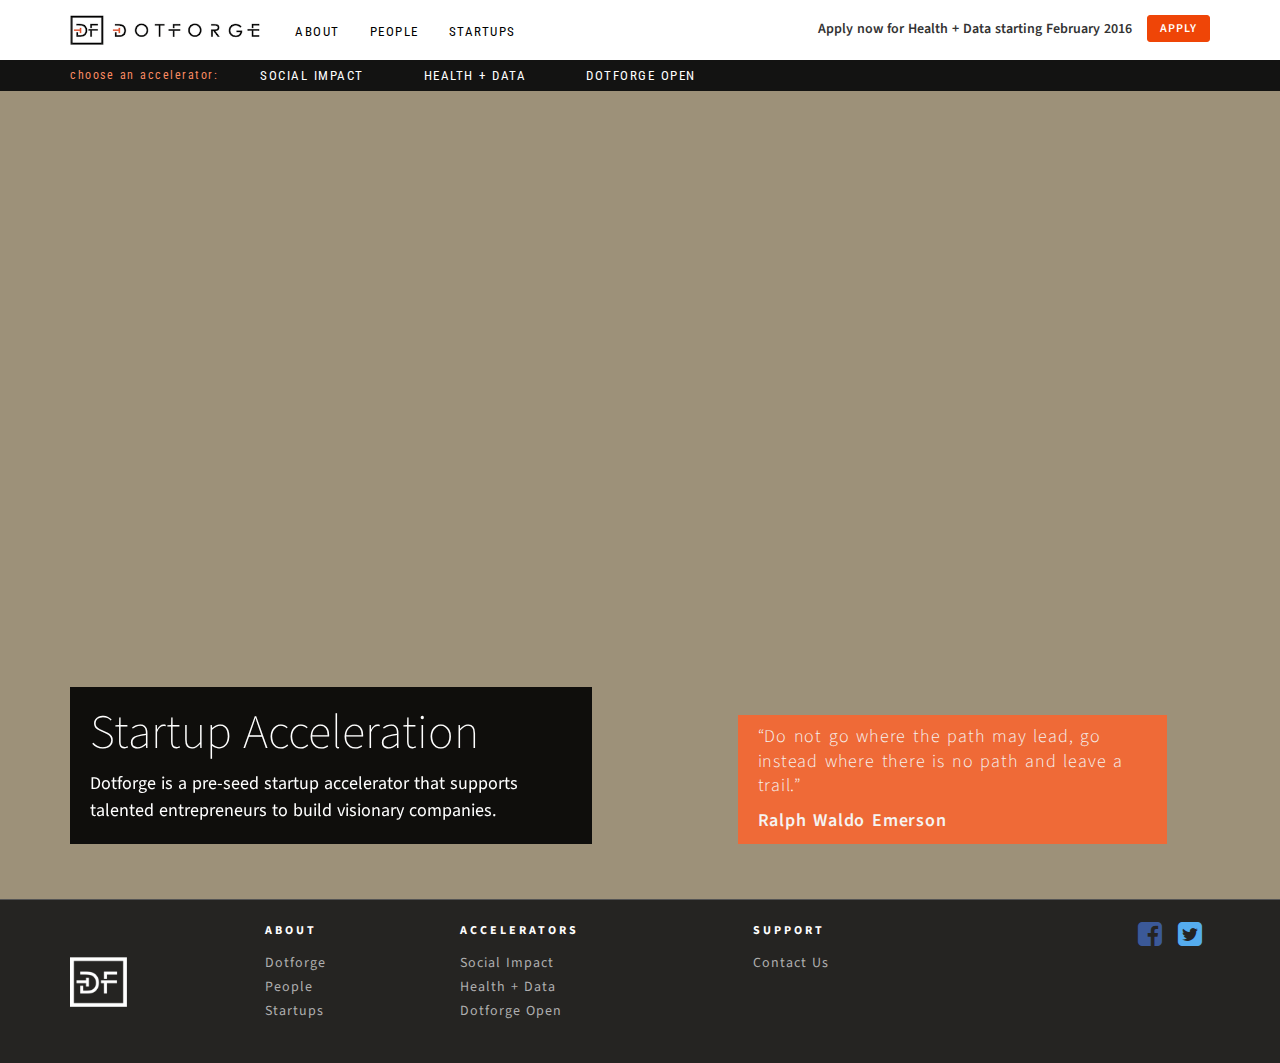
<file: index.html>
<!DOCTYPE html>
<html lang="en">
  <head>
    <meta charset="utf-8">
    <meta http-equiv="X-UA-Compatible" content="IE=edge">
    <meta name="viewport" content="width=device-width, initial-scale=1">
    <!-- The above 3 meta tags *must* come first in the head; any other head content must come *after* these tags -->
    <title>Dotforge - Tech Startup Accelerator</title>
    <!-- Fonts -->
      <link href='http://fonts.googleapis.com/css?family=Roboto+Condensed:400,300,700' rel='stylesheet' type='text/css'>
      <link href='http://fonts.googleapis.com/css?family=Source+Sans+Pro:400,300,200,600,400italic,600italic,700,700italic' rel='stylesheet' type='text/css'>
      
     <!-- Bootstrap -->
    <link href="css/bootstrap.min.css" rel="stylesheet">
    <link href="css/bootstrap-theme.min.css" rel="stylesheet">
    <!-- iconfonts: Font Awesome-->
    <link rel="stylesheet" href="https://maxcdn.bootstrapcdn.com/font-awesome/4.4.0/css/font-awesome.min.css">
    <!-- HTML5 shim and Respond.js for IE8 support of HTML5 elements and media queries -->
    <!-- WARNING: Respond.js doesn't work if you view the page via file:// -->
    <!--[if lt IE 9]>
      <script src="https://oss.maxcdn.com/html5shiv/3.7.2/html5shiv.min.js"></script>
      <script src="https://oss.maxcdn.com/respond/1.4.2/respond.min.js"></script>
    <![endif]-->
    <!-- custom style -->
    <link href="css/custom.css" rel="stylesheet">
	  <link href="css/style3.css" rel="stylesheet">
  </head>

  <body id="homepage">
    <!-- Google Tag Manager -->
    <noscript><iframe src="//www.googletagmanager.com/ns.html?id=GTM-5FZQ3X"
    height="0" width="0" style="display:none;visibility:hidden"></iframe></noscript>
    <script>(function(w,d,s,l,i){w[l]=w[l]||[];w[l].push({'gtm.start':
    new Date().getTime(),event:'gtm.js'});var f=d.getElementsByTagName(s)[0],
    j=d.createElement(s),dl=l!='dataLayer'?'&l='+l:'';j.async=true;j.src=
    '//www.googletagmanager.com/gtm.js?id='+i+dl;f.parentNode.insertBefore(j,f);
    })(window,document,'script','dataLayer','GTM-5FZQ3X');</script>
    <!-- End Google Tag Manager -->
    <!-- nav bar =========================================== -->
    <nav class="navbar-inverse navbar-fixed-top" role="navigation">
      <!-- header message -->
      <header class="header clearfix">
        <div class='container'>        
          <!-- logo lg-->
          <div class="header-logo hidden-xs hidden-sm hidden-md col-lg-2">
            <a href="."><img src="images/Dotforge-Logo.png" alt="Dotforge" height="30"/></a>
          </div>
          <!-- logo sm md-->
          <div class="header-logo hidden-xs col-sm-1 hidden-lg">
            <a href="."><img src="images/logo-sm2.png" alt="Dotforge" height="30"/></a>
          </div>
          <!-- secondary nav -->
          <div class="hidden-xs hidden-sm col-md-4 col-lg-4">
              <ul class="nav navbar-nav" id='secondary-nav'>
                <li id=""><a href="about.html">About</a></li>
                <li id=""><a href="people.html">People</a></li>
                <li id=""><a href="companies.html">Startups</a></li>
              </ul>
          </div>
          <!-- header message -->
          <div class="apply col-xs-12 col-sm-6 col-sm-offset-5 col-md-offset-1 col-lg-offset-0 text-right">  
            <span id="apply-msg">Apply now for Health + Data starting February 2016</span><a class="btn btn-danger" href="https://www.f6s.com/dotforgehealthdata2016">Apply</a>
          </div>
        </div><!--/.container-->  
      </header>
      <!-- primary nav-->
      <div class="container">
        <!-- Brand and toggle get grouped for better mobile display -->
        <div class="navbar-header">
          <a href="." class="navbar-brand hidden-sm hidden-md hidden-lg"><img src="images/logo-white.png" height="35" alt="Dotforge" /></a>

          <button aria-controls="navbar" aria-expanded="false" data-target="#navbar" data-toggle="collapse" class="navbar-toggle collapsed" type="button">
            <span class="sr-only">Toggle navigation</span>
            <span class="icon-bar"></span>
            <span class="icon-bar"></span>
            <span class="icon-bar"></span>
          </button>          
        </div>
        <!-- Collect the nav links, forms, and other content for toggling -->
        <div class="navbar-collapse collapse" id="navbar">
          <ul class="nav navbar-nav">
            <li id="choose-accelerator">choose an accelerator:</li>
            <li id="nav-impact"><a  href="impact.html">Social Impact</a></li>
            <li id="nav-healthcare"><a href="healthcare.html">Health + Data</a></li>
            <li id="nav-open"><a href="open.html">Dotforge Open</a></li> 
          </ul>
        </div><!--/.nav-collapse -->

      </div>
    </nav>
    <!-- banner =========================================== -->
    <div class="jumbotron-banner">
      <!-- <img src="images/Homepage.jpg" alt="Background" class="img-responsive full-width" /> -->
      <div class="text-container">
        <div class="container">
          <div class="row">
            <div class="col-xs-12 col-md-7">
              <div class="black-bg">
                <div class="inner">
                  <h1>Startup Acceleration</h1>
                  <p>Dotforge is a pre-seed startup accelerator that supports talented entrepreneurs to build visionary companies.</p>
                </div>
              </div>
            </div>
            <div class="col-xs-12 col-md-5">
              <div class="orange-bg">
                <blockquote>“Do not go where the path may lead, go instead where there is no path and leave a trail.”</blockquote>
                <cite>Ralph Waldo Emerson</cite>
                <!-- <h6>Recent News</h6>
                <ul>
                  <li>06 July<span>Judging Startup Weekend</span></li>
                  <li>12 July<span>Mentor Madness at Manchester Escalator</span></li>
                  <li>20 July<span>Application open for Dotforge Impact 2</span></li>
                </ul>
                <a href="#">See all</a> -->
              </div>
            </div>
          </div>
        </div>
      </div> 
       <ul class="cb-slideshow">
        <li><span>Image 01</span></li>
        <li><span>Image 02</span></li>
        <li><span>Image 03</span></li>
        <li><span>Image 04</span></li>
        <li><span>Image 05</span></li>
        <li><span>Image 06</span></li>
      </ul>
    </div>  
    
    <!-- footer =========================================== -->
    <footer class="footer">
      <div class="container">
        <div class="row">
          <div class="footer-logo hidden-xs col-sm-2">
            <a href="."><img src="images/logo-white.png" height="50" alt="Dotforge" /></a>  
          </div>
          <!-- about list -->
          <div class="col-xs-6 col-sm-2">
            <ul class="list-unstyled">
              <li class="footer-heading">About</li>
              <li><a href="about.html">Dotforge</a></li>
              <li><a href="people.html">People</a></li>
              <li><a href="companies.html">Startups</a></li>
              <!-- <li><a href="people.html">Mentors</a></li> -->
            </ul>
          </div>
          <!-- accelerator list -->
          <div class="col-xs-6 col-sm-3"> 
            <ul class="list-unstyled">
              <li class="footer-heading">Accelerators</li>
             <li><a href="impact.html">Social Impact</a></li>
              <li><a href="healthcare.html">Health + Data</a></li>  
              <li><a href="open.html">Dotforge Open</a></li>
            </ul>
          </div>
          <!-- support list -->
          <div class="col-xs-6 col-sm-2"> 
            <ul class="list-unstyled">
              <li class="footer-heading">Support</li>
            <!--   <li><a href="vacancies.html">Vacancies</a></li>
              <li><a href="#about">The Curriculum</a></li>  
              <li><a href="#about">Articles</a></li>
              <li><a href="#about">FAQ</a></li> -->
              <li><a href="contact.html">Contact Us</a></li>
            </ul>
          </div>
          <!-- social icons -->
          <div class="hidden-xs col-sm-3">
            <a  class="fa fa-twitter-square fa-2x fa-pull-right" href='https://twitter.com/dotforge'></a>
            <a class="fa fa-facebook-square fa-2x fa-pull-right" href='https://www.facebook.com/dotforge' ></a>
          </div>
          <!-- social icons: mobile -->
          <div class="col-xs-12 hidden-sm hidden-md hidden-lg text-center">
            <a class="fa fa-twitter-square fa-2x" href='https://twitter.com/dotforge'></a>
            <a class="fa fa-facebook-square fa-2x" href='https://www.facebook.com/dotforge'></a>
          </div>
          <!-- footer bottom for xs device -->
          <div class="footer-bottom col-xs-12 hidden-sm hidden-md hidden-lg text-center">
            <a href="."><img src="images/logo-white.png" height="35" alt="Dotforge" /></a>  
          </div>
        </div><!--/row -->
      </div>
    </footer>
    <!-- jQuery (necessary for Bootstrap's JavaScript plugins) -->
    <script src="https://ajax.googleapis.com/ajax/libs/jquery/1.11.2/jquery.min.js"></script>
    <!-- Include all compiled plugins (below), or include individual files as needed -->
    <script src="js/bootstrap.min.js"></script>
    <script src="js/custom.js"></script>
	<!--<script src="js/demoad.js"></script> -->
  </body>
</html>
</file>
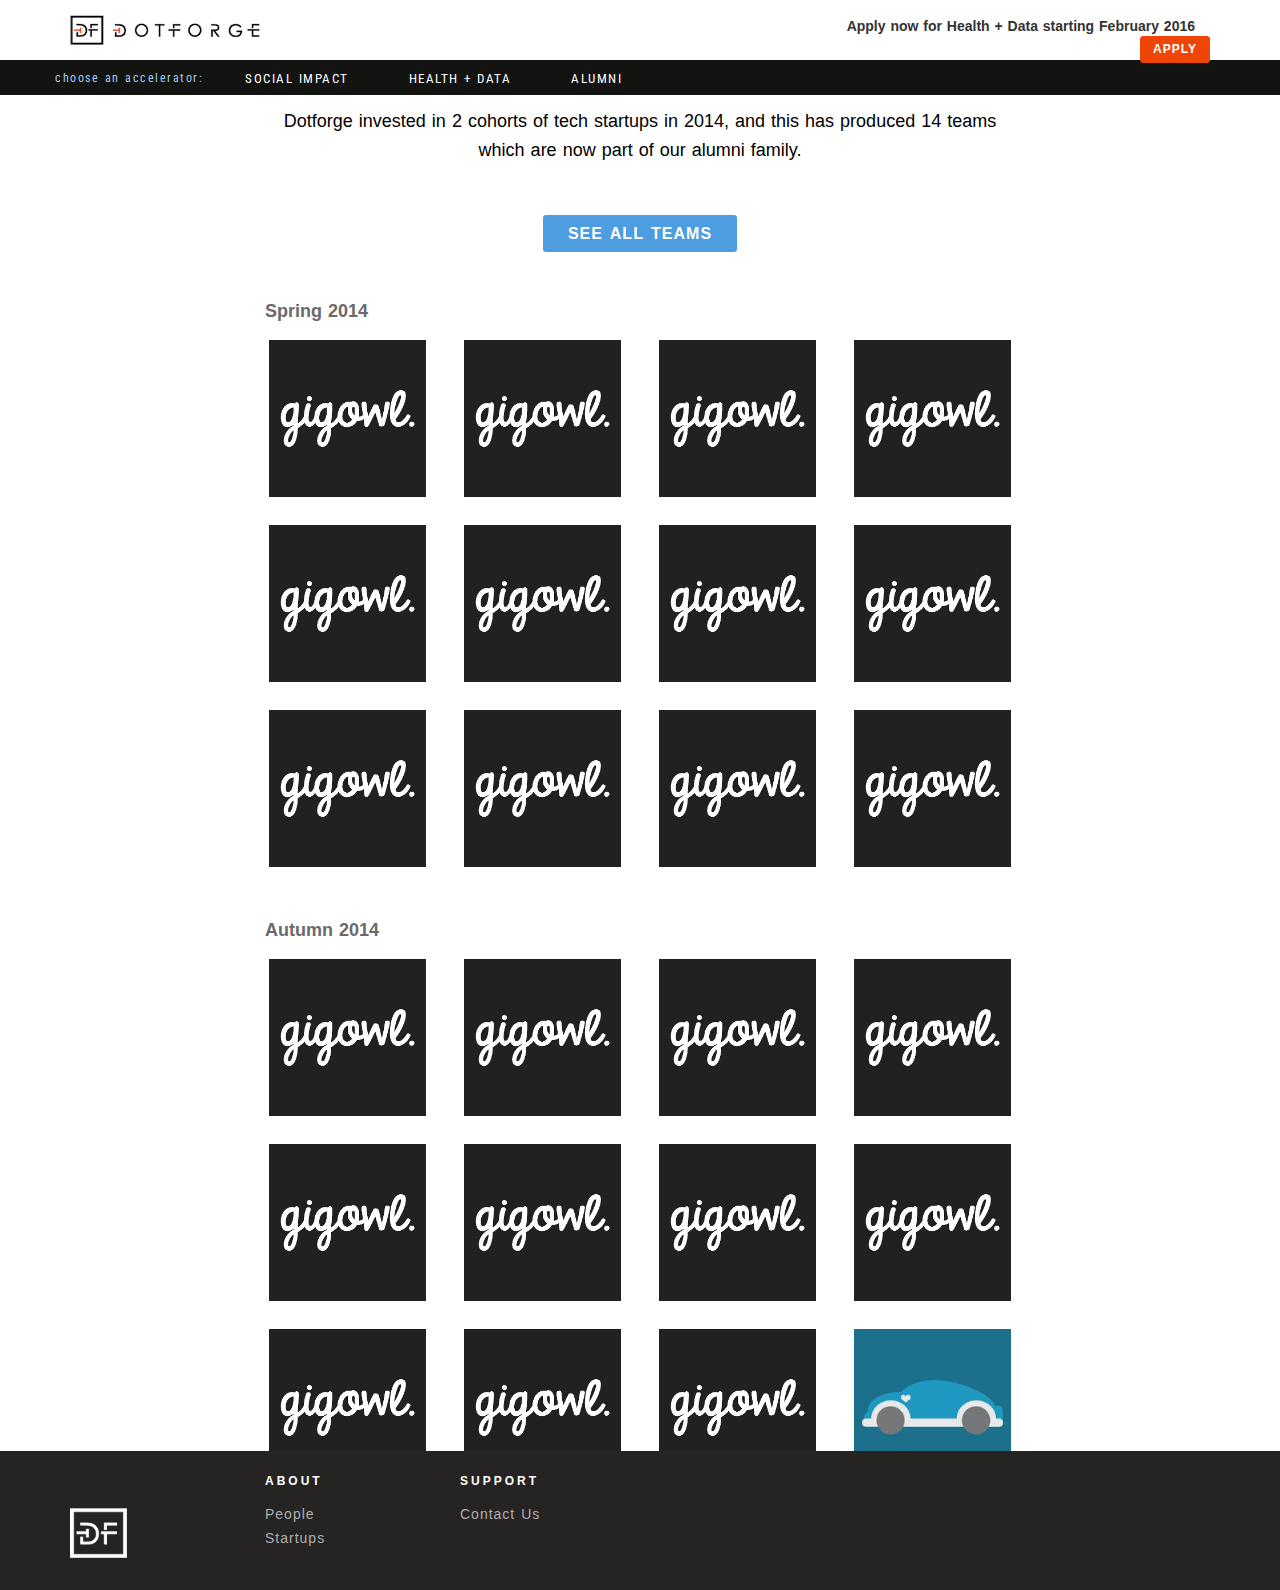
<file: commercial.html>
<!DOCTYPE html>
<html lang="en">
  <head>
    <meta charset="utf-8">
    <meta http-equiv="X-UA-Compatible" content="IE=edge">
    <meta name="viewport" content="width=device-width, initial-scale=1">
    <!-- The above 3 meta tags *must* come first in the head; any other head content must come *after* these tags -->
    <title>Dotforge - Impact</title>

    <!-- Fonts -->
      <link href='http://fonts.googleapis.com/css?family=Roboto+Condensed:400,300,700' rel='stylesheet' type='text/css'>
      <link href='http://fonts.googleapis.com/css?family=Merriweather:400,700,900,300' rel='stylesheet' type='text/css'>
      <link href='http://fonts.googleapis.com/css?family=Lato:400,300,400italic,700,900,700italic,900italic' rel='stylesheet' type='text/css'>
      <link href='http://fonts.googleapis.com/css?family=PT+Serif:400,400italic,700,700italic' rel='stylesheet' type='text/css'>
     <!-- Bootstrap -->
    <link href="css/bootstrap.min.css" rel="stylesheet">
    <link href="css/bootstrap-theme.min.css" rel="stylesheet">
    <!-- iconfonts: Font Awesome-->
    <link rel="stylesheet" href="https://maxcdn.bootstrapcdn.com/font-awesome/4.4.0/css/font-awesome.min.css">
    <!-- HTML5 shim and Respond.js for IE8 support of HTML5 elements and media queries -->
    <!-- WARNING: Respond.js doesn't work if you view the page via file:// -->
    <!--[if lt IE 9]>
      <script src="https://oss.maxcdn.com/html5shiv/3.7.2/html5shiv.min.js"></script>
      <script src="https://oss.maxcdn.com/respond/1.4.2/respond.min.js"></script>
    <![endif]-->
    <!-- custom style -->
    <link href="css/custom.css" rel="stylesheet">
    <link href="css/style3.css" rel="stylesheet"> 
  </head>
  <body id="alumni">
    <!-- nav bar =========================================== -->
    <nav class="navbar-inverse navbar-fixed-top" role="navigation">
      <!-- header message -->
      <header class="header clearfix">        
        <div class="container">
          <div class="header-logo col-xs-12 col-sm-4 col-md-4 hidden-xs">
            <a href="."><img src="images/Dotforge-Logo.png" alt="Dotforge" height="30"/></a>
          </div>
          <div class="apply col-xs-12 col-sm-8 col-md-6 col-md-offset-2 col-lg-4 col-lg-offset-4 text-right">   
            <span id="apply-msg">Apply now for Health + Data starting February 2016</span><a class="btn btn-danger" href="https://www.f6s.com/dotforgehealthdata2016">Apply</a>
          </div>
        </div>    
      </header>
      <div class="container">
        <div class="row">
          <!-- Brand and toggle get grouped for better mobile display -->
          <div class="navbar-header">
            <a href="." class="navbar-brand hidden-sm hidden-md hidden-lg"><img src="images/logo-white.png" height="35" alt="Dotforge" /></a>

            <button aria-controls="navbar" aria-expanded="false" data-target="#navbar" data-toggle="collapse" class="navbar-toggle collapsed" type="button">
              <span class="sr-only">Toggle navigation</span>
              <span class="icon-bar"></span>
              <span class="icon-bar"></span>
              <span class="icon-bar"></span>
            </button>          
          </div>
          <!-- Collect the nav links, forms, and other content for toggling -->
      
          <div class="navbar-collapse collapse" id="navbar">
            <ul class="text-center  nav navbar-nav">
              <li id="choose-accelerator">choose an accelerator:</li>
              <li id="nav-impact"><a  href="impact.html">Social Impact</a></li>
              <li id="nav-healthcare"><a href="healthcare.html">Health + Data</a></li>
              <li id="active-alumni"><a href="commercial.html">Alumni</a></li>    
            </ul>
          </div><!--/.nav-collapse -->
        </div>  
      </div>
    </nav>
    <!-- banner =========================================== -->
    <div class="container">
      <div class="row">
        <div class="col-xs-12 col-sm-8 col-sm-offset-2 text-center">
          <div class="title">
            <h1>Alumni</h1>
            <h2>Dotforge invested in 2 cohorts of tech startups in 2014, and this has produced 14 teams which are now part of our alumni family.</h2>
            <div class="col-xs-8 col-xs-offset-2 col-md-6 col-md-offset-3 col-lg-4 col-lg-offset-4">
             <a class="btn btn-danger btn-lg btn-alumni" href="companies.html"> See all teams</a>
            </div>      
          </div>
        </div>
      </div> 
      <div class="row">
        <div class="col-xs-12 col-md-8 col-md-offset-2">
          <div class="bs-example" data-example-id="simple-thumbnails">
            <h5>Spring 2014</h5>
            <div class="row">
              <div class="col-xs-6 col-md-3">
              <a href="#" class="thumbnail"><img src="images/logos/GigOwl-Logo.png" ></a>
            </div>
            <div class="col-xs-6 col-md-3">
              <a href="#" class="thumbnail">
               <img  alt="100%x180" src="images/logos/GigOwl-Logo.png"  ></a>
            </div>
            <div class="col-xs-6 col-md-3">
              <a href="#" class="thumbnail">
                <img  alt="100%x180" src="images/logos/GigOwl-Logo.png"  >
              </a>
            </div>
            <div class="col-xs-6 col-md-3">
              <a href="#" class="thumbnail">
                <img  alt="100%x180" src="images/logos/GigOwl-Logo.png"  >
              </a>
            </div>
          </div>
          <div class="row">
                <div class="col-xs-6 col-md-3">
              <a href="#" class="thumbnail">
                <img  alt="100%x180" src="images/logos/GigOwl-Logo.png"  >
              </a>
            </div>
            <div class="col-xs-6 col-md-3">
              <a href="#" class="thumbnail">
               <img  alt="100%x180" src="images/logos/GigOwl-Logo.png"  >
              </a>
            </div>
            <div class="col-xs-6 col-md-3">
              <a href="#" class="thumbnail">
                <img  alt="100%x180" src="images/logos/GigOwl-Logo.png"  >
              </a>
            </div>
            <div class="col-xs-6 col-md-3">
              <a href="#" class="thumbnail">
                <img  alt="100%x180" src="images/logos/GigOwl-Logo.png"  >
              </a>
            </div>
          </div>
          <div class="row">
            <div class="col-xs-6 col-md-3">
              <a href="#" class="thumbnail"><img src="images/logos/GigOwl-Logo.png"  ></a>
            </div>
            <div class="col-xs-6 col-md-3">
              <a href="#" class="thumbnail"><img src="images/logos/GigOwl-Logo.png"  ></a>
            </div>
            <div class="col-xs-6 col-md-3">
              <a href="#" class="thumbnail"><img src="images/logos/GigOwl-Logo.png"  ></a>
            </div>
            <div class="col-xs-6 col-md-3">
              <a href="#" class="thumbnail"><img src="images/logos/GigOwl-Logo.png"  ></a>
            </div>
          </div><!-- /.row -->
        </div><!-- /.bs-example -->
        <div class="bs-example" data-example-id="simple-thumbnails">
          <h5>Autumn 2014</h5>
          <div class="row">
            <div class="col-xs-6 col-md-3">
              <a href="#" class="thumbnail">
                <img  alt="100%x180" src="images/logos/GigOwl-Logo.png"  >
              </a>
            </div>
            <div class="col-xs-6 col-md-3">
              <a href="#" class="thumbnail">
               <img  alt="100%x180" src="images/logos/GigOwl-Logo.png"  >
              </a>
            </div>
            <div class="col-xs-6 col-md-3">
              <a href="#" class="thumbnail">
                <img  alt="100%x180" src="images/logos/GigOwl-Logo.png"  >
              </a>
            </div>
            <div class="col-xs-6 col-md-3">
              <a href="#" class="thumbnail">
                <img  alt="100%x180" src="images/logos/GigOwl-Logo.png"  >
              </a>
            </div>
          </div>
          <div class="row">
                <div class="col-xs-6 col-md-3">
              <a href="#" class="thumbnail">
                <img  alt="100%x180" src="images/logos/GigOwl-Logo.png"  >
              </a>
            </div>
            <div class="col-xs-6 col-md-3">
              <a href="#" class="thumbnail">
               <img  alt="100%x180" src="images/logos/GigOwl-Logo.png"  >
              </a>
            </div>
            <div class="col-xs-6 col-md-3">
              <a href="#" class="thumbnail">
                <img  alt="100%x180" src="images/logos/GigOwl-Logo.png"  >
              </a>
            </div>
            <div class="col-xs-6 col-md-3">
              <a href="#" class="thumbnail">
                <img  alt="100%x180" src="images/logos/GigOwl-Logo.png"  >
              </a>
            </div>
          </div>
          <div class="row">
                <div class="col-xs-6 col-md-3">
              <a href="#" class="thumbnail">
                <img  alt="100%x180" src="images/logos/GigOwl-Logo.png"  >
              </a>
            </div>
            <div class="col-xs-6 col-md-3">
              <a href="#" class="thumbnail">
               <img  alt="100%x180" src="images/logos/GigOwl-Logo.png"  >
              </a>
            </div>
            <div class="col-xs-6 col-md-3">
              <a href="#" class="thumbnail">
                <img  alt="100%x180" src="images/logos/GigOwl-Logo.png"  >
              </a>
            </div>
            <div class="col-xs-6 col-md-3">
              <a href="#" class="thumbnail">
                <img  alt="100%x180" src="images/logos/Carmatchin-Logo.jpg"  >
              </a>
            </div>
          </div><!-- /.row -->
        </div><!-- /.bs-example -->
      </div><!-- /.col -->
    </div><!-- /.row -->
  </div><!-- /.container-->  

    <!-- footer =========================================== -->
    <footer class="footer">
      <div class="container">
        <div class="row">
          <div class="footer-logo hidden-xs col-sm-2 col-md-2">
            <a href="."><img src="images/logo-white.png" height="50" alt="Dotforge" /></a>  
          </div>
          <!-- about list -->
          <div class="col-xs-6 col-sm-2 col-md-2">
            <ul class="list-unstyled">
              <li class="footer-heading">About</li>
              <li><a href="people.html">People</a></li>
              <li><a href="companies.html">Startups</a></li>
              <!-- <li><a href="people.html">Mentors</a></li> -->
             <!-- <li><a href="vacancies.html">Vacancies</a></li> -->
            </ul>
          </div>
          <!-- support list -->
          <div class="col-xs-6 col-sm-2 col-md-2"> 
            <ul class="list-unstyled">
              <li class="footer-heading">Support</li>
                            <!-- <li><a href="#about">The Curriculum</a></li>  
              <li><a href="#about">Articles</a></li>
              <li><a href="#about">FAQ</a></li> -->
              <li><a href="contact.html">Contact Us</a></li>
            </ul>
          </div>
          <!-- partners list -->
          <div class="hidden-xs hidden-sm hidden-md hidden-lg col-sm-6 col-md-6">
            <ul class="list-unstyled">
              <li class="footer-heading">Partners</li>
            </ul>
          </div>
          <!-- footer bottom for xs device -->
          <hr class="col-xs-12 hidden-sm hidden-md hidden-lg">
          <div class="col-xs-12 hidden-sm hidden-md hidden-lg text-center">
            <a href="."><img src="images/logo-white.png" height="35" alt="Dotforge" /></a>  
          </div>
        </div><!--/row -->
      </div>
    </footer>


    <div id="bottommark"></div>
    <!-- jQuery (necessary for Bootstrap's JavaScript plugins) -->
    <script src="https://ajax.googleapis.com/ajax/libs/jquery/1.11.2/jquery.min.js"></script>
    <!-- Include all compiled plugins (below), or include individual files as needed -->
    <script src="js/bootstrap.min.js"></script>
    <script src="js/custom.js"></script>
    <!-- google analytics -->
    <script>
    (function(i,s,o,g,r,a,m){i['GoogleAnalyticsObject']=r;i[r]=i[r]||function(){
    (i[r].q=i[r].q||[]).push(arguments)},i[r].l=1*new Date();a=s.createElement(o),
    m=s.getElementsByTagName(o)[0];a.async=1;a.src=g;m.parentNode.insertBefore(a,m)
    })(window,document,'script','//www.google-analytics.com/analytics.js','ga');

    ga('create', 'UA-66592592-1', 'auto');
    ga('send', 'pageview');
    </script>
  </body>
</html>
</file>
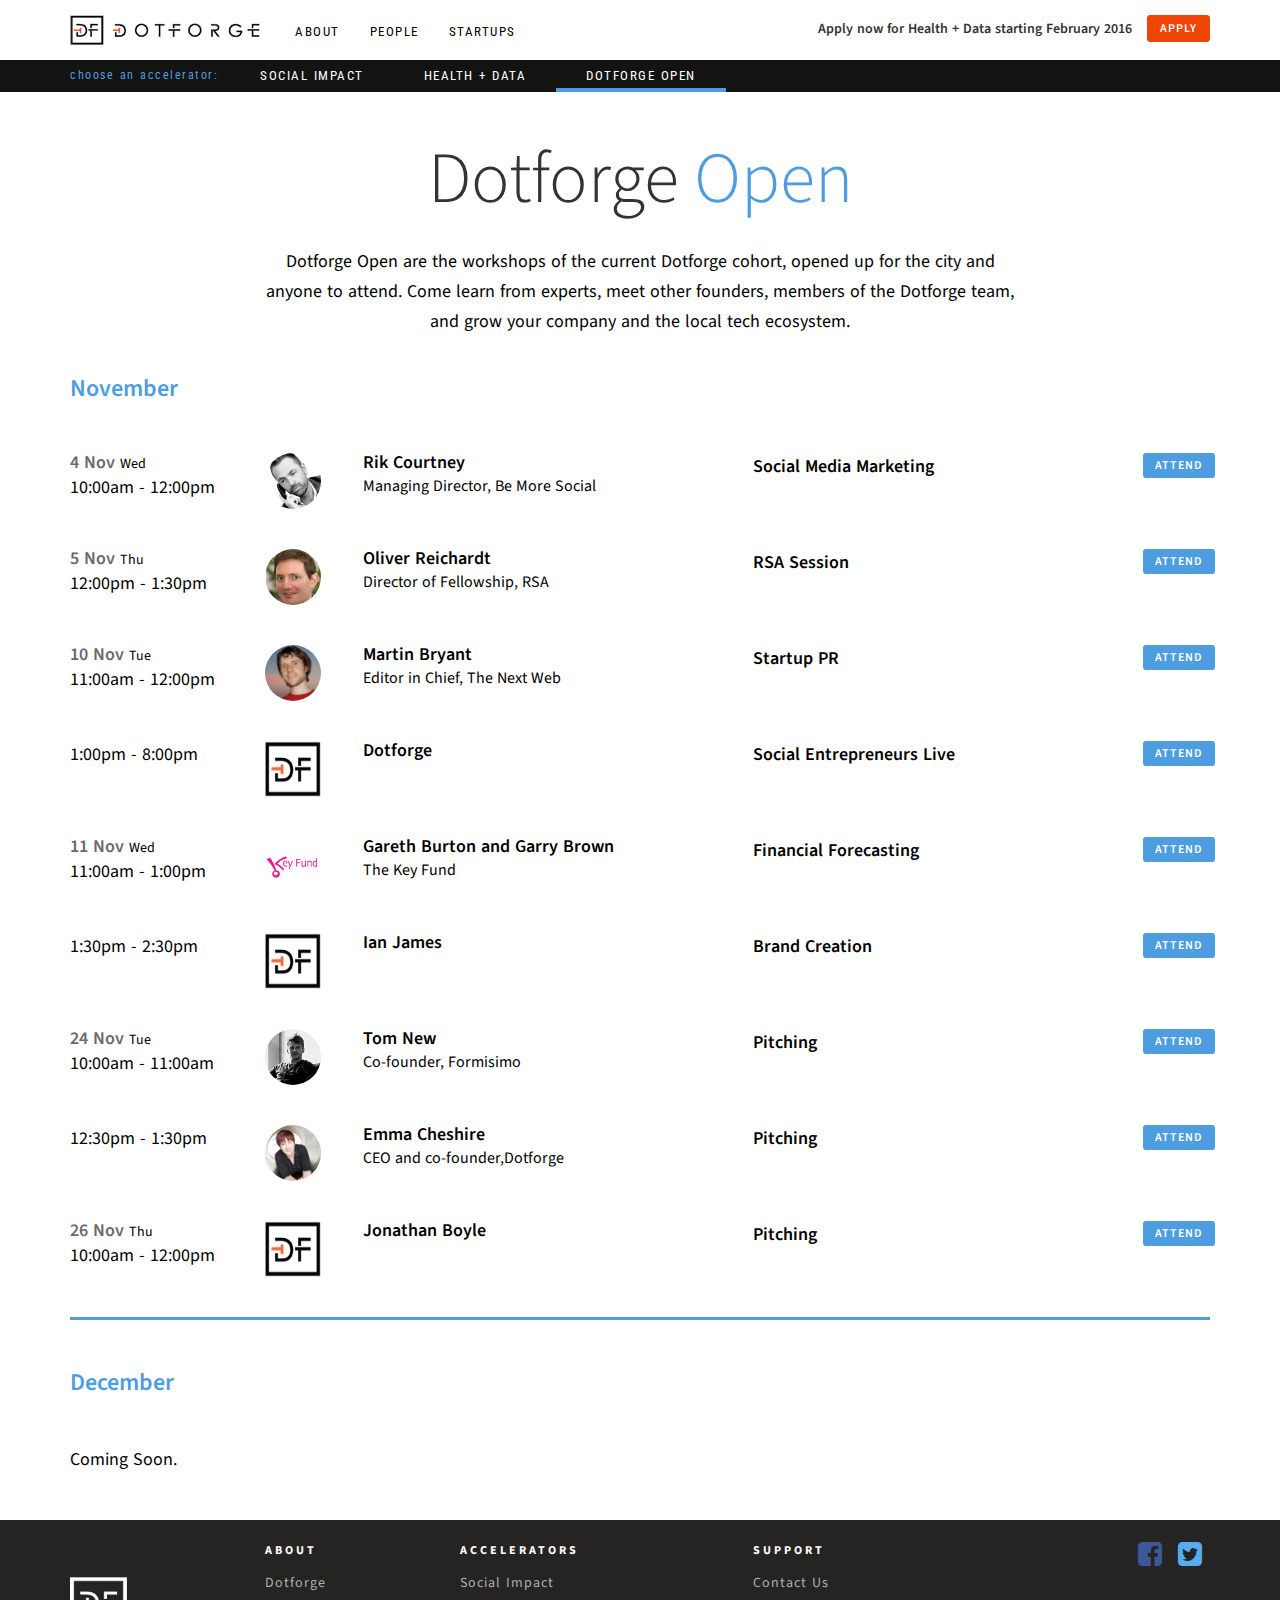
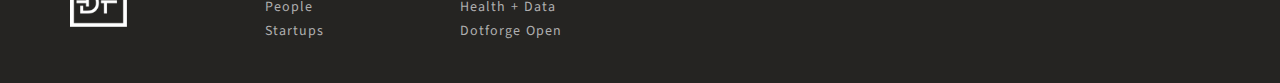
<file: open.html>
<!DOCTYPE html>
<html lang="en">
  <head>
    <meta charset="utf-8">
    <meta http-equiv="X-UA-Compatible" content="IE=edge">
    <meta name="viewport" content="width=device-width, initial-scale=1">
    <!-- The above 3 meta tags *must* come first in the head; any other head content must come *after* these tags -->
    <title>Dotforge Open</title>
    <!-- Fonts -->
      <link href='http://fonts.googleapis.com/css?family=Roboto+Condensed:400,300,700' rel='stylesheet' type='text/css'>
      <link href='http://fonts.googleapis.com/css?family=Source+Sans+Pro:400,300,200,600,400italic,600italic,700,700italic' rel='stylesheet' type='text/css'>
     <!-- Bootstrap -->
    <link href="css/bootstrap.min.css" rel="stylesheet">
    <link href="css/bootstrap-theme.min.css" rel="stylesheet">
    <!-- iconfonts: Font Awesome-->
    <link rel="stylesheet" href="https://maxcdn.bootstrapcdn.com/font-awesome/4.4.0/css/font-awesome.min.css">
    <!-- HTML5 shim and Respond.js for IE8 support of HTML5 elements and media queries -->
    <!-- WARNING: Respond.js doesn't work if you view the page via file:// -->
    <!--[if lt IE 9]>
      <script src="https://oss.maxcdn.com/html5shiv/3.7.2/html5shiv.min.js"></script>
      <script src="https://oss.maxcdn.com/respond/1.4.2/respond.min.js"></script>
    <![endif]-->
    <!-- custom style -->
    <link href="css/custom.css" rel="stylesheet">
  </head>
  <body id="open">
    <!-- Google Tag Manager -->
    <noscript><iframe src="//www.googletagmanager.com/ns.html?id=GTM-5FZQ3X"
    height="0" width="0" style="display:none;visibility:hidden"></iframe></noscript>
    <script>(function(w,d,s,l,i){w[l]=w[l]||[];w[l].push({'gtm.start':
    new Date().getTime(),event:'gtm.js'});var f=d.getElementsByTagName(s)[0],
    j=d.createElement(s),dl=l!='dataLayer'?'&l='+l:'';j.async=true;j.src=
    '//www.googletagmanager.com/gtm.js?id='+i+dl;f.parentNode.insertBefore(j,f);
    })(window,document,'script','dataLayer','GTM-5FZQ3X');</script>
    <!-- End Google Tag Manager -->
    <!-- nav bar =========================================== -->
    <nav class="navbar-inverse navbar-fixed-top" role="navigation">
      <!-- header message -->
      <header class="header clearfix">
        <div class='container'>        
          <!-- logo lg-->
          <div class="header-logo hidden-xs hidden-sm hidden-md col-lg-2">
            <a href="."><img src="images/Dotforge-Logo.png" alt="Dotforge" height="30"/></a>
          </div>
          <!-- logo sm md-->
          <div class="header-logo hidden-xs col-sm-1 hidden-lg">
            <a href="."><img src="images/logo-sm2.png" alt="Dotforge" height="30"/></a>
          </div>
          <!-- secondary nav -->
          <div class="hidden-xs hidden-sm col-md-4 col-lg-4">
              <ul class="nav navbar-nav" id='secondary-nav'>
                <li id=""><a href="about.html">About</a></li>
                <li id=""><a href="people.html">People</a></li>
                <li id=""><a href="companies.html">Startups</a></li>
              </ul>
          </div>
          <!-- header message -->
          <div class="apply col-xs-12 col-sm-6 col-sm-offset-5 col-md-offset-1 col-lg-offset-0 text-right">  
            <span id="apply-msg">Apply now for Health + Data starting February 2016</span><a class="btn btn-danger" href="https://www.f6s.com/dotforgehealthdata2016">Apply</a>
          </div>
        </div><!--/.container-->  
      </header>
      <!-- primary nav-->
      <div class="container">
        <!-- Brand and toggle get grouped for better mobile display -->
        <div class="navbar-header">
          <a href="." class="navbar-brand hidden-sm hidden-md hidden-lg"><img src="images/logo-white.png" height="35" alt="Dotforge" /></a>

          <button aria-controls="navbar" aria-expanded="false" data-target="#navbar" data-toggle="collapse" class="navbar-toggle collapsed" type="button">
            <span class="sr-only">Toggle navigation</span>
            <span class="icon-bar"></span>
            <span class="icon-bar"></span>
            <span class="icon-bar"></span>
          </button>          
        </div>
        <!-- Collect the nav links, forms, and other content for toggling -->
        <div class="navbar-collapse collapse" id="navbar">
          <ul class="nav navbar-nav">
            <li id="choose-accelerator">choose an accelerator:</li>
            <li id="nav-impact"><a  href="impact.html">Social Impact</a></li>
            <li id="nav-healthcare"><a href="healthcare.html">Health + Data</a></li>
            <li id="active-open"><a href="open.html">Dotforge Open</a></li> 

          </ul>
        </div><!--/.nav-collapse -->
      </div>
    </nav>
    <!-- Content =========================================== -->
    <section class='content'>
      <div class="container">
        <div class="row">
          <div class="col-xs-12 col-md-8 col-md-offset-2 text-center">
            <!-- title -->
            <div class="title">
              <h1>Dotforge <span class='open-brand'>Open</span></h1>
              <p>Dotforge Open are the workshops of the current Dotforge cohort, opened up for the city and anyone to attend. Come learn from experts, meet other founders, members of the Dotforge team, and grow your company and the local tech ecosystem.</p> 
            </div><!--/.title-->
          </div>
        </div>    
        <h3 class='open-brand'>November</h3>
        <div class="row open-event">
          <div class="open-event-date col-xs-12 col-sm-2">
            <h5>4 Nov <small>Wed</small></h5>
            <p>10:00am - 12:00pm</p> 
          </div>
          <div class="col-xs-12 col-sm-1">
            <img alt="64x64" class='img-circle open-dp' src="images/Rik-Courtney.jpg"> 
          </div>
          <div class="col-xs-12 col-sm-4">
            <h5 class='speaker-name'>Rik Courtney</h5>
            <p class='speaker-title'>Managing Director, Be More Social</p>
          </div>
          <div class="col-xs-12 col-sm-4"> 
            <p class="talk-title">Social Media Marketing</p> 
          </div>
          <div class="col-xs-12 col-sm-1"> 
            <a class="btn btn-danger btn-open" href="https://docs.google.com/forms/d/1CT28YQc45vJNqIfWYW9zh3MdhN03j105XltyxSG0MUE/viewform?usp=send_form">attend</a> 
          </div>
        </div>

         <div class="row open-event">
          <div class="open-event-date col-xs-12 col-sm-2">
            <h5>5 Nov <small>Thu</small></h5>
            <p>12:00pm - 1:30pm</p> 
          </div>
          <div class="col-xs-12 col-sm-1">
            <img alt="64x64" class='open-dp img-circle' src="images/Oliver-Reichardt.jpeg"> 
          </div>
          <div class="col-xs-12 col-sm-4">
            <h5 class='speaker-name'>Oliver Reichardt</h5>
            <p class='speaker-title'>Director of Fellowship, RSA</p>
          </div>
          <div class="col-xs-12 col-sm-4"> 
            <p class="talk-title">RSA Session</p> 
          </div>
          <div class="col-xs-12 col-sm-1"> 
            <a class="btn btn-danger btn-open" href="https://docs.google.com/forms/d/1CT28YQc45vJNqIfWYW9zh3MdhN03j105XltyxSG0MUE/viewform?usp=send_form">attend</a> 
          </div>
        </div>
       <div class="row open-event">
          <div class="open-event-date col-xs-12 col-sm-2">
            <h5>10 Nov <small>Tue</small></h5>
            <p>11:00am - 12:00pm</p> 
          </div>
          <div class="col-xs-12 col-sm-1">
            <img alt="64x64" class='img-circle open-dp' src="images/Martin-Bryant.jpg"> 
          </div>
          <div class="col-xs-12 col-sm-4">
            <h5 class='speaker-name'>Martin Bryant</h5>
            <p class='speaker-title'>Editor in Chief, The Next Web</p>
          </div>
          <div class="col-xs-12 col-sm-4"> 
            <p class="talk-title">Startup PR</p> 
          </div>
          <div class="col-xs-12 col-sm-1"> 
            <a class="btn btn-danger btn-open" href="https://docs.google.com/forms/d/1CT28YQc45vJNqIfWYW9zh3MdhN03j105XltyxSG0MUE/viewform?usp=send_form">attend</a> 
          </div>
        </div>
        <div class="row open-event">
          <div class="open-event-date col-xs-12 col-sm-2">
            <p>1:00pm - 8:00pm</p> 
          </div>
          <div class="col-xs-12 col-sm-1">
            <img alt="64x64" class='open-dp' src="images/logo-sm2.png"> 
          </div>
          <div class="col-xs-12 col-sm-4">
            <h5 class='speaker-name'>Dotforge</h5>
            <p class='speaker-title'></p>
          </div>
          <div class="col-xs-12 col-sm-4"> 
            <p class="talk-title">Social Entrepreneurs Live</p> 
          </div>
          <div class="col-xs-12 col-sm-1"> 
            <a class="btn btn-danger btn-open" href="https://docs.google.com/forms/d/1CT28YQc45vJNqIfWYW9zh3MdhN03j105XltyxSG0MUE/viewform?usp=send_form">attend</a> 
          </div>
        </div>
        <div class="row open-event">
          <div class="open-event-date col-xs-12 col-sm-2">
            <h5>11 Nov <small>Wed</small></h5>
            <p>11:00am - 1:00pm</p> 
          </div>
          <div class="col-xs-12 col-sm-1">
            <img alt="64x64" class='img-circle open-dp' src="images/Key_Fund_Logo_Small_400x400.jpg"> 
          </div>
          <div class="col-xs-12 col-sm-4">
            <h5 class='speaker-name'>Gareth Burton and Garry Brown</h5>
            <p class='speaker-title'>The Key Fund</p>
          </div>
          <div class="col-xs-12 col-sm-4"> 
            <p class="talk-title">Financial Forecasting</p> 
          </div>
          <div class="col-xs-12 col-sm-1"> 
            <a class="btn btn-danger btn-open" href="https://docs.google.com/forms/d/1CT28YQc45vJNqIfWYW9zh3MdhN03j105XltyxSG0MUE/viewform?usp=send_form">attend</a> 
          </div>
        </div>
        <div class="row open-event">
          <div class="open-event-date col-xs-12 col-sm-2">
            <p>1:30pm - 2:30pm</p> 
          </div>
          <div class="col-xs-12 col-sm-1">
            <img alt="64x64" class='open-dp' src="images/logo-sm2.png"> 
          </div>
          <div class="col-xs-12 col-sm-4">
            <h5 class='speaker-name'>Ian James</h5>
            <p class='speaker-title'></p>
          </div>
          <div class="col-xs-12 col-sm-4"> 
            <p class="talk-title">Brand Creation</p> 
          </div>
          <div class="col-xs-12 col-sm-1"> 
            <a class="btn btn-danger btn-open" href="https://docs.google.com/forms/d/1CT28YQc45vJNqIfWYW9zh3MdhN03j105XltyxSG0MUE/viewform?usp=send_form">attend</a> 
          </div>
        </div>
        <div class="row open-event">
          <div class="open-event-date col-xs-12 col-sm-2">
            <h5>24 Nov <small>Tue</small></h5>
            <p>10:00am - 11:00am</p> 
          </div>
          <div class="col-xs-12 col-sm-1">
            <img alt="64x64" class='img-circle open-dp' src="images/Tom-New.jpg"> 
          </div>
          <div class="col-xs-12 col-sm-4">
            <h5 class='speaker-name'>Tom New</h5>
            <p class='speaker-title'>Co-founder, Formisimo</p>
          </div>
          <div class="col-xs-12 col-sm-4"> 
            <p class="talk-title">Pitching</p> 
          </div>
          <div class="col-xs-12 col-sm-1"> 
            <a class="btn btn-danger btn-open" href="https://docs.google.com/forms/d/1CT28YQc45vJNqIfWYW9zh3MdhN03j105XltyxSG0MUE/viewform?usp=send_form">attend</a> 
          </div>
        </div>
        <div class="row open-event">
          <div class="open-event-date col-xs-12 col-sm-2">
            <p>12:30pm - 1:30pm</p> 
          </div>
          <div class="col-xs-12 col-sm-1">
            <img alt="64x64" class='img-circle open-dp' src="images/emma.jpg"> 
          </div>
          <div class="col-xs-12 col-sm-4">
            <h5 class='speaker-name'>Emma Cheshire</h5>
            <p class='speaker-title'>CEO and co-founder,Dotforge</p>
          </div>
          <div class="col-xs-12 col-sm-4"> 
            <p class="talk-title">Pitching</p> 
          </div>
          <div class="col-xs-12 col-sm-1"> 
            <a class="btn btn-danger btn-open" href="https://docs.google.com/forms/d/1CT28YQc45vJNqIfWYW9zh3MdhN03j105XltyxSG0MUE/viewform?usp=send_form">attend</a> 
          </div>
        </div>
        <div class="row open-event">
          <div class="open-event-date col-xs-12 col-sm-2">
            <h5>26 Nov <small>Thu</small></h5>
            <p>10:00am - 12:00pm</p> 
          </div>
          <div class="col-xs-12 col-sm-1">
            <img alt="64x64" class='open-dp' src="images/logo-sm2.png"> 
          </div>
          <div class="col-xs-12 col-sm-4">
            <h5 class='speaker-name'>Jonathan Boyle</h5>
            <p class='speaker-title'></p>
          </div>
          <div class="col-xs-12 col-sm-4"> 
            <p class="talk-title">Pitching</p> 
          </div>
          <div class="col-xs-12 col-sm-1"> 
            <a class="btn btn-danger btn-open" href="https://docs.google.com/forms/d/1CT28YQc45vJNqIfWYW9zh3MdhN03j105XltyxSG0MUE/viewform?usp=send_form">attend</a> 
          </div>
        </div>

        <hr class='open-hr'> 

        <h3 class='open-brand'>December</h3> 
        <p>Coming Soon.</p>



          </div><!--/.col-->
        </div><!-- /.row -->   
      </div><!-- /.container --> 
    </section>
    <!-- footer =========================================== -->
    <footer class="footer">
      <div class="container">
        <div class="row">
          <div class="footer-logo hidden-xs col-sm-2">
            <a href="."><img src="images/logo-white.png" height="50" alt="Dotforge" /></a>  
          </div>
          <!-- about list -->
          <div class="col-xs-6 col-sm-2">
            <ul class="list-unstyled">
              <li class="footer-heading">About</li>
              <li><a href="about.html">Dotforge</a></li>
              <li><a href="people.html">People</a></li>
              <li><a href="companies.html">Startups</a></li>
              <!-- <li><a href="people.html">Mentors</a></li> -->
            </ul>
          </div>
          <!-- accelerator list -->
          <div class="col-xs-6 col-sm-3"> 
            <ul class="list-unstyled">
              <li class="footer-heading">Accelerators</li>
             <li><a href="impact.html">Social Impact</a></li>
              <li><a href="healthcare.html">Health + Data</a></li>  
              <li><a href="open.html">Dotforge Open</a></li>
            </ul>
          </div>
          <!-- support list -->
          <div class="col-xs-6 col-sm-2"> 
            <ul class="list-unstyled">
              <li class="footer-heading">Support</li>
            <!--   <li><a href="vacancies.html">Vacancies</a></li>
              <li><a href="#about">The Curriculum</a></li>  
              <li><a href="#about">Articles</a></li>
              <li><a href="#about">FAQ</a></li> -->
              <li><a href="contact.html">Contact Us</a></li>
            </ul>
          </div>
          <!-- social icons -->
          <div class="hidden-xs col-sm-3">
            <a  class="fa fa-twitter-square fa-2x fa-pull-right" href='https://twitter.com/dotforge'></a>
            <a class="fa fa-facebook-square fa-2x fa-pull-right" href='https://www.facebook.com/dotforge' ></a>
          </div>
          <!-- social icons: mobile -->
          <div class="col-xs-12 hidden-sm hidden-md hidden-lg text-center">
            <a class="fa fa-twitter-square fa-2x" href='https://twitter.com/dotforge'></a>
            <a class="fa fa-facebook-square fa-2x" href='https://www.facebook.com/dotforge'></a>
          </div>
          <!-- footer bottom for xs device -->
          <div class="footer-bottom col-xs-12 hidden-sm hidden-md hidden-lg text-center">
            <a href="."><img src="images/logo-white.png" height="35" alt="Dotforge" /></a>  
          </div>
        </div><!--/row -->
      </div>
    </footer>
    <!-- jQuery (necessary for Bootstrap's JavaScript plugins) -->
    <script src="https://ajax.googleapis.com/ajax/libs/jquery/1.11.2/jquery.min.js"></script>
    <!-- Include all compiled plugins (below), or include individual files as needed -->
    <script src="js/bootstrap.min.js"></script>
    <script src="js/custom.js"></script>
  </body>
</html>
</file>
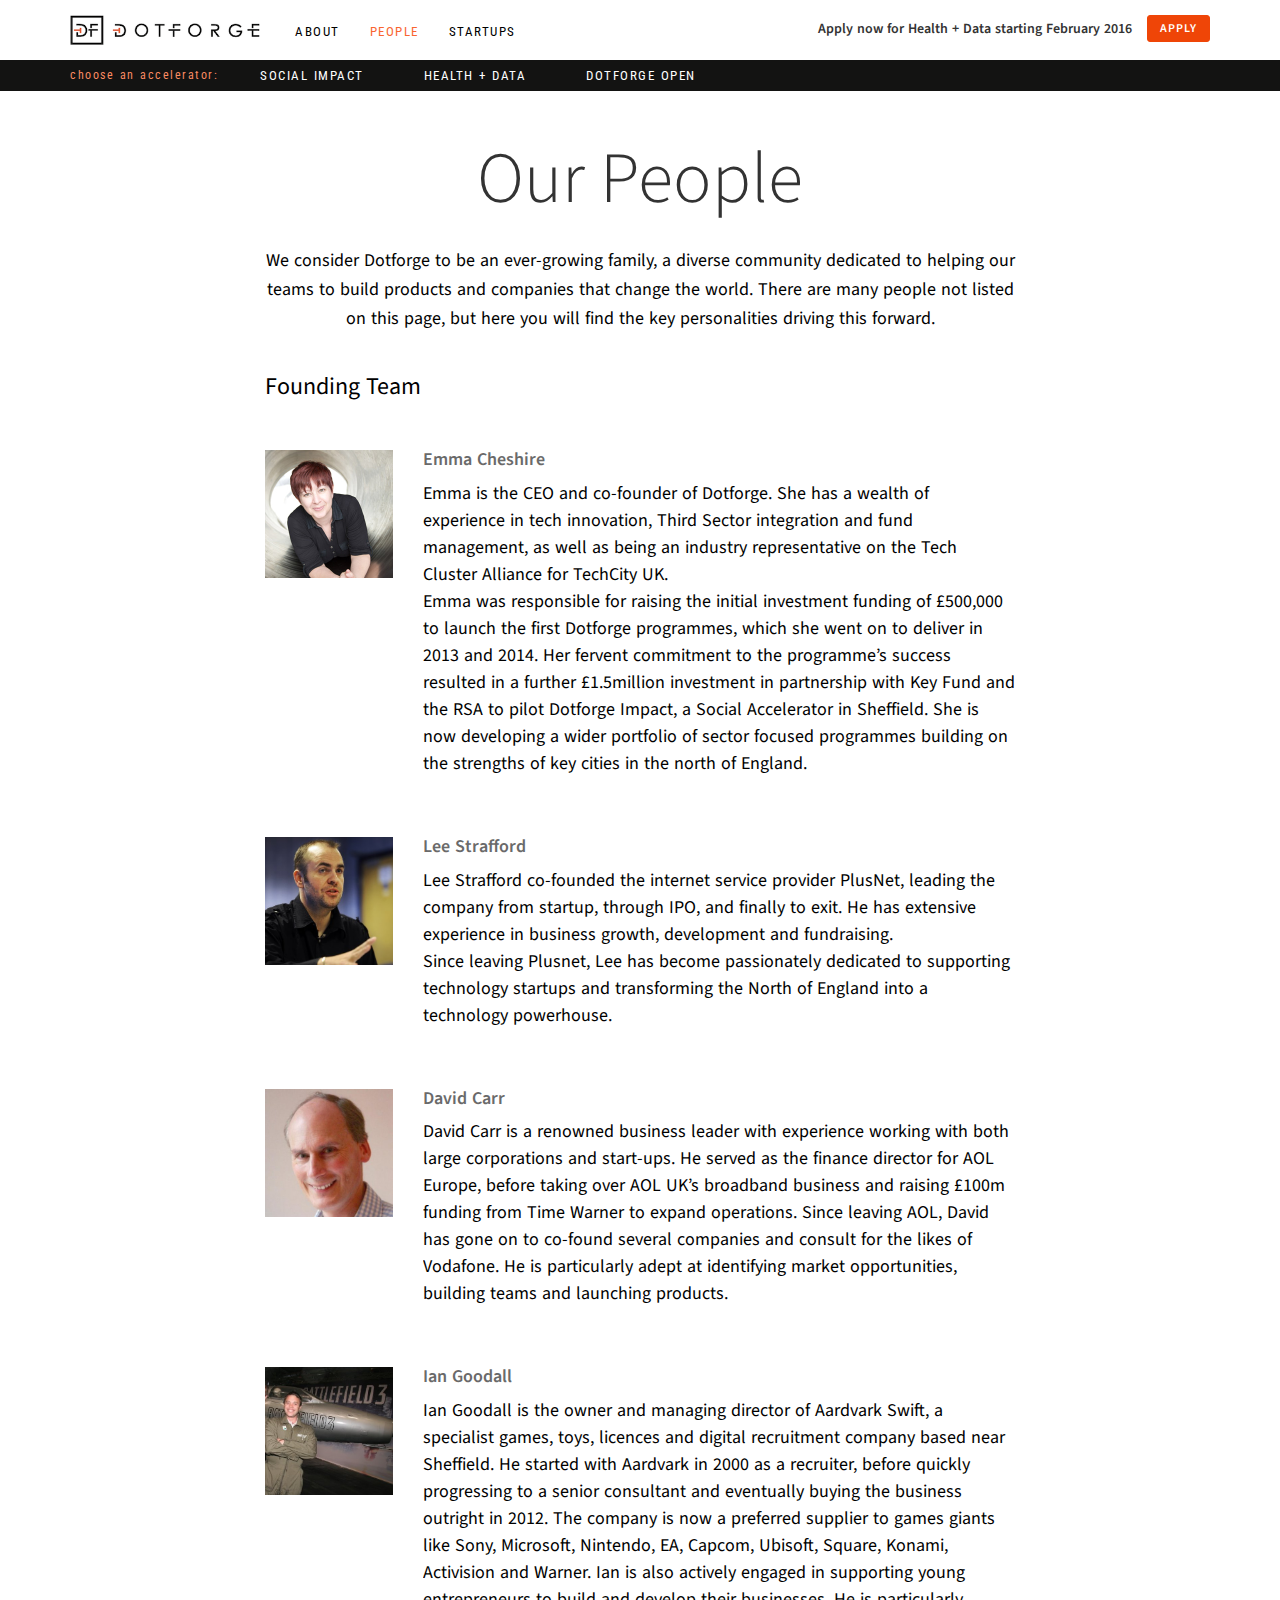
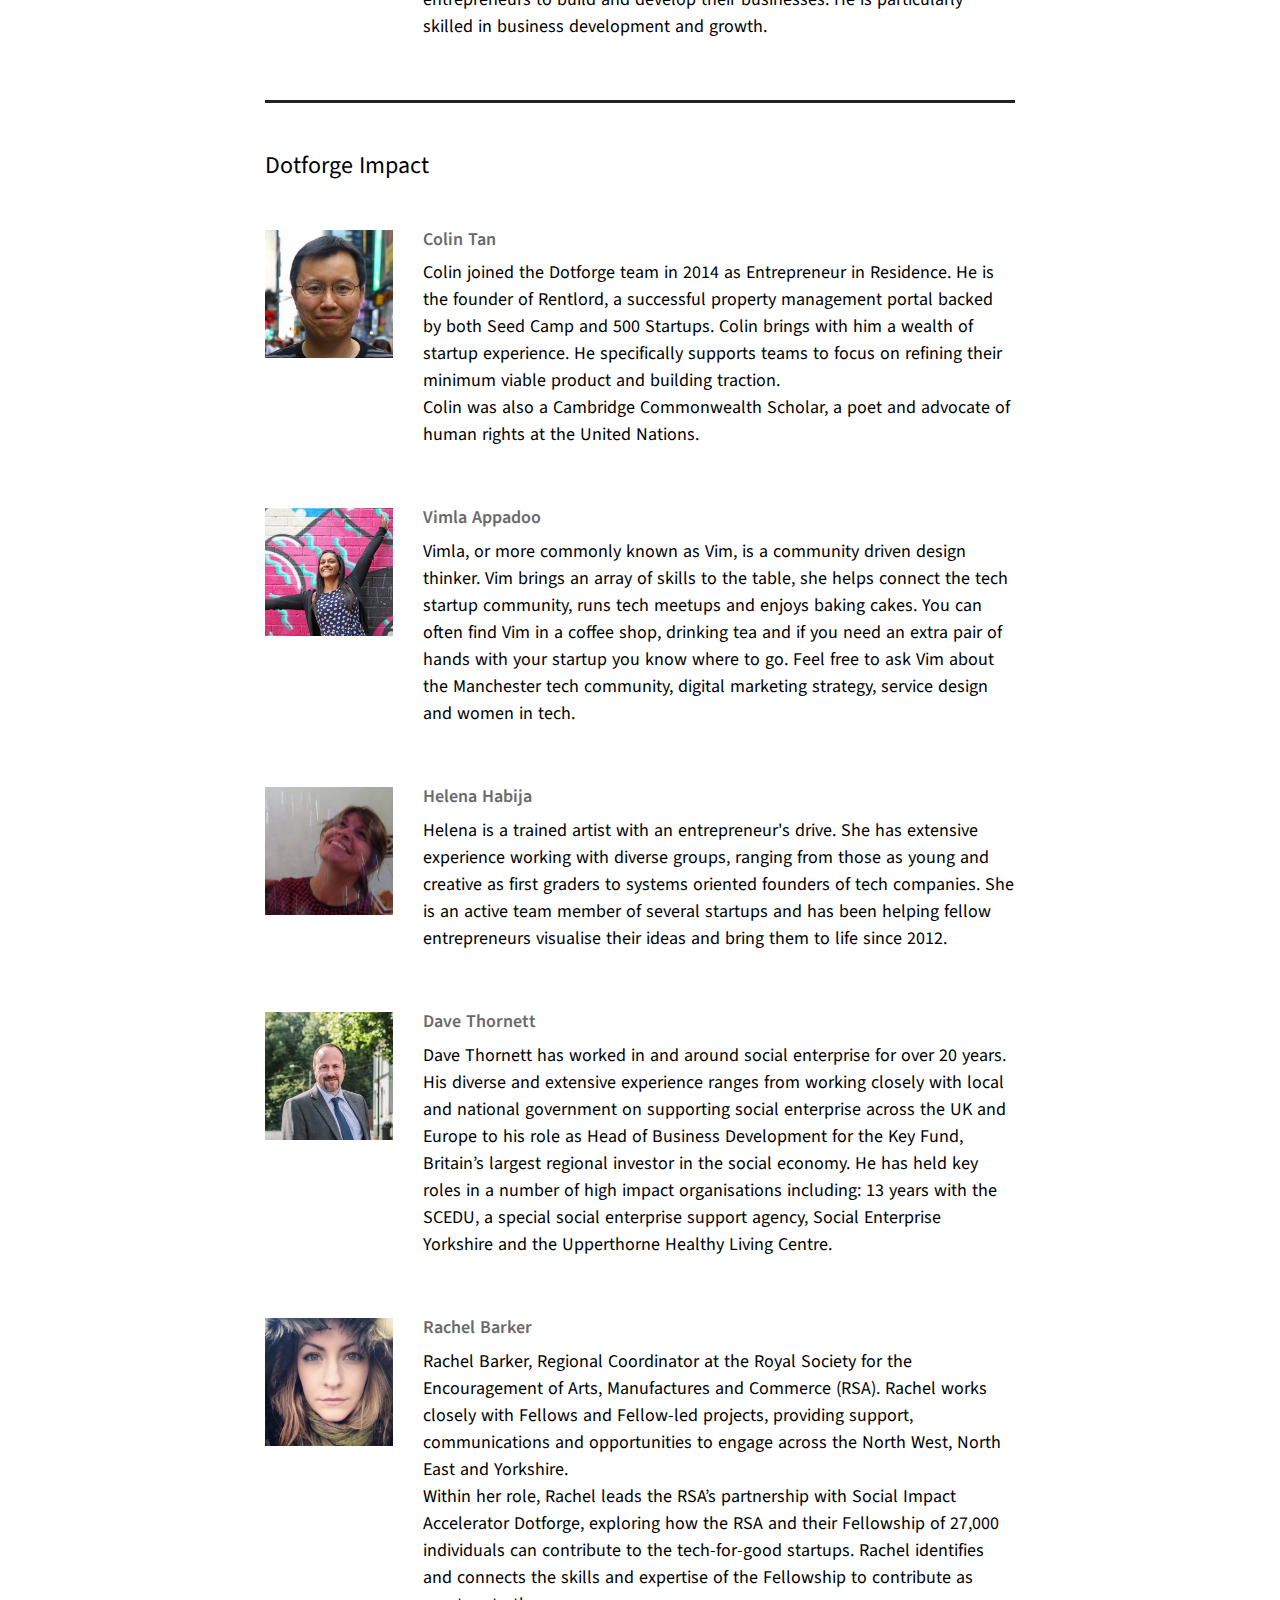
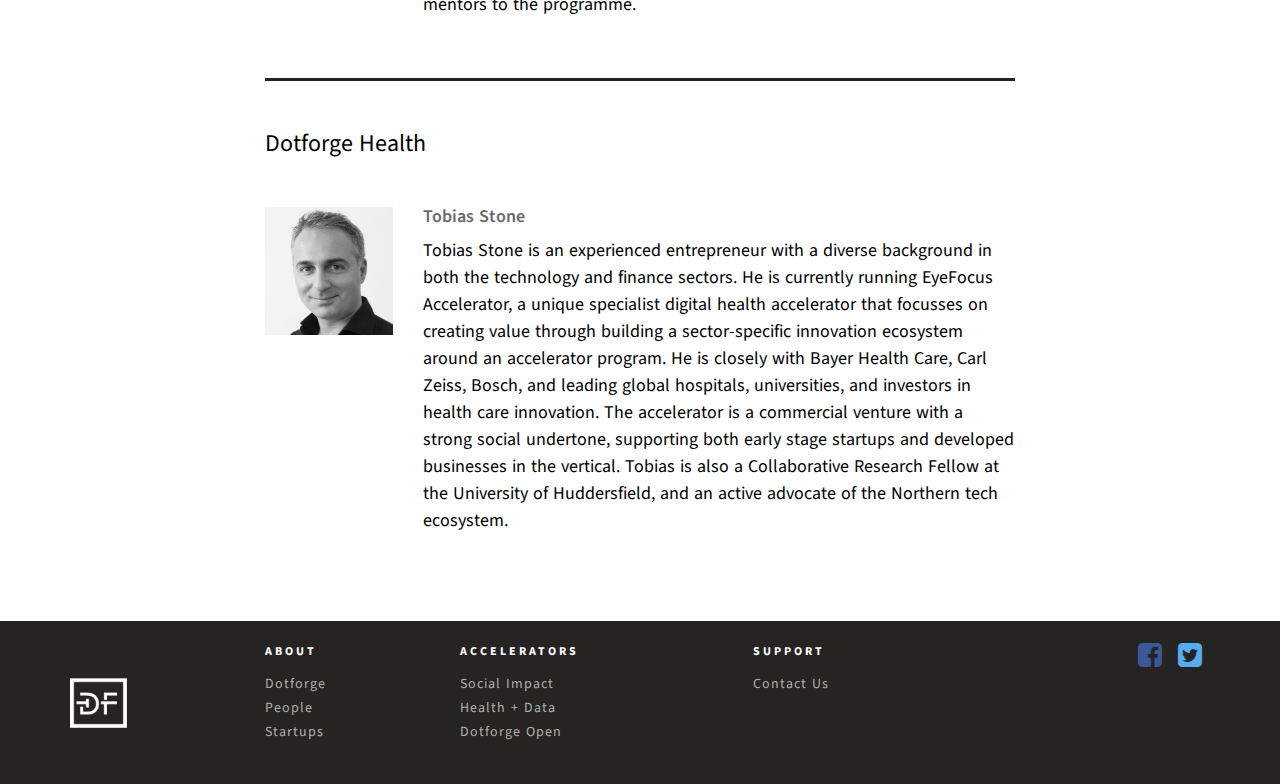
<file: people.html>
<!DOCTYPE html>
<html lang="en">
  <head>
    <meta charset="utf-8">
    <meta http-equiv="X-UA-Compatible" content="IE=edge">
    <meta name="viewport" content="width=device-width, initial-scale=1">
    <!-- The above 3 meta tags *must* come first in the head; any other head content must come *after* these tags -->
    <title>DotForge People</title>

    <!-- Fonts -->
      <link href='http://fonts.googleapis.com/css?family=Roboto+Condensed:400,300,700' rel='stylesheet' type='text/css'>
      <link href='http://fonts.googleapis.com/css?family=Source+Sans+Pro:400,300,200,600,400italic,600italic,700,700italic' rel='stylesheet' type='text/css'>
     <!-- Bootstrap -->
    <link href="css/bootstrap.min.css" rel="stylesheet">
    <link href="css/bootstrap-theme.min.css" rel="stylesheet">
    <!-- iconfonts: Font Awesome-->
    <link rel="stylesheet" href="https://maxcdn.bootstrapcdn.com/font-awesome/4.4.0/css/font-awesome.min.css">
    <!-- HTML5 shim and Respond.js for IE8 support of HTML5 elements and media queries -->
    <!-- WARNING: Respond.js doesn't work if you view the page via file:// -->
    <!--[if lt IE 9]>
      <script src="https://oss.maxcdn.com/html5shiv/3.7.2/html5shiv.min.js"></script>
      <script src="https://oss.maxcdn.com/respond/1.4.2/respond.min.js"></script>
    <![endif]-->
    <!-- custom style -->
    <link href="css/custom.css" rel="stylesheet">
  </head>
  <body>
    <!-- Google Tag Manager -->
    <noscript><iframe src="//www.googletagmanager.com/ns.html?id=GTM-5FZQ3X"
    height="0" width="0" style="display:none;visibility:hidden"></iframe></noscript>
    <script>(function(w,d,s,l,i){w[l]=w[l]||[];w[l].push({'gtm.start':
    new Date().getTime(),event:'gtm.js'});var f=d.getElementsByTagName(s)[0],
    j=d.createElement(s),dl=l!='dataLayer'?'&l='+l:'';j.async=true;j.src=
    '//www.googletagmanager.com/gtm.js?id='+i+dl;f.parentNode.insertBefore(j,f);
    })(window,document,'script','dataLayer','GTM-5FZQ3X');</script>
    <!-- End Google Tag Manager -->
    <!-- nav bar =========================================== -->
    <nav class="navbar-inverse navbar-fixed-top" role="navigation">
      <!-- header message -->
      <header class="header clearfix">
        <div class='container'>        
          <!-- logo lg-->
          <div class="header-logo hidden-xs hidden-sm hidden-md col-lg-2">
            <a href="."><img src="images/Dotforge-Logo.png" alt="Dotforge" height="30"/></a>
          </div>
          <!-- logo sm md-->
          <div class="header-logo hidden-xs col-sm-1 hidden-lg">
            <a href="."><img src="images/logo-sm2.png" alt="Dotforge" height="30"/></a>
          </div>
          <!-- secondary nav -->
          <div class="hidden-xs hidden-sm col-md-4 col-lg-4">
              <ul class="nav navbar-nav" id='secondary-nav'>
                <li id=""><a href="about.html">About</a></li>
                <li><a id="active-people"href="people.html">People</a></li>
                <li id=""><a href="companies.html">Startups</a></li>
              </ul>
          </div>
          <!-- header message -->
          <div class="apply col-xs-12 col-sm-6 col-sm-offset-5 col-md-offset-1 col-lg-offset-0 text-right">  
            <span id="apply-msg">Apply now for Health + Data starting February 2016</span><a class="btn btn-danger" href="https://www.f6s.com/dotforgehealthdata2016">Apply</a>
          </div>
        </div><!--/.container-->  
      </header>
      <!-- primary nav-->
      <div class="container">
        <!-- Brand and toggle get grouped for better mobile display -->
        <div class="navbar-header">
          <a href="." class="navbar-brand hidden-sm hidden-md hidden-lg"><img src="images/logo-white.png" height="35" alt="Dotforge" /></a>

          <button aria-controls="navbar" aria-expanded="false" data-target="#navbar" data-toggle="collapse" class="navbar-toggle collapsed" type="button">
            <span class="sr-only">Toggle navigation</span>
            <span class="icon-bar"></span>
            <span class="icon-bar"></span>
            <span class="icon-bar"></span>
          </button>          
        </div>
        <!-- Collect the nav links, forms, and other content for toggling -->
        <div class="navbar-collapse collapse" id="navbar">
          <ul class="nav navbar-nav">
            <li id="choose-accelerator">choose an accelerator:</li>
            <li id="nav-impact"><a  href="impact.html">Social Impact</a></li>
            <li id="nav-healthcare"><a href="healthcare.html">Health + Data</a></li>
            <li id="nav-open"><a href="open.html">Dotforge Open</a></li> 
          </ul>
        </div><!--/.nav-collapse -->

      </div>
    </nav>
    <!-- content =========================================== -->
    <section class='content'>
      <div class="container">
        <div class="row">
          <div class="col-xs-12 col-sm-8 col-sm-offset-2 text-center">
            <h1>Our People</h1>
            <h2>We consider Dotforge to be an ever-growing family, a diverse community dedicated to helping our teams to build products and companies that change the world. There are many people not listed on this page, but here you will find the key personalities driving this forward.</h2>
            <!-- <h2>We consider Dotforge to be an ever-growing family of founders, companies big and small in the UK, and of domains various, helping our new companies and teams to build a product that people will love. That’s a lot of people not listed on this page, making this happen. But here you will find the key personalities driving this forward. You can also find <a href="#">a list of mentors</a> that support our mission and that you can connect with through us. But above all, we think that it is <a href="#">our family of founders</a> and <a href="#">senior associate companies</a>, who have been themselves through the similar journey of taking an idea from shipped product, and thereupon to market, that are the most valuable help for our new early stage founders.</h2> -->
          </div>
        </div>

        <div class="row">
          <div class="col-xs-12 col-md-8 col-md-offset-2">
            <!-- team profile -->
            <div class="default-media">
              <h4>Founding Team</h4>
              <div class="media">
                <div class="media-left">
                  <a href="https://uk.linkedin.com/in/emmacheshire">
                    <img alt="64x64" data-src="holder.js/64x64" class="media-object" style="width: 128px; height: 128px;" src="images/emma.jpg" data-holder-rendered="true">
                  </a>
                </div>
                <div class="media-body">
                  <h5 class="media-heading">Emma Cheshire</h5>
                  <p>Emma is the CEO and co-founder of Dotforge. She has a wealth of experience in tech innovation, Third Sector integration and fund management, as well as being an industry representative on the Tech Cluster Alliance for TechCity UK.
                  <br>
                  Emma was responsible for raising the initial investment funding of £500,000 to launch the first Dotforge programmes, which she went on to deliver in 2013 and 2014. Her fervent commitment to the programme’s success resulted in a further £1.5million investment in partnership with Key Fund and the RSA to pilot Dotforge Impact, a Social Accelerator in Sheffield.  She is now developing a wider portfolio of sector focused programmes building on the strengths of key cities in the north of England.</p>
                </div>
              </div>
              <div class="media">
                <div class="media-left">
                  <a href="https://uk.linkedin.com/in/leestrafford">
                    <img alt="64x64" data-src="holder.js/64x64" class="media-object" style="width: 128px; height: 128px;" src="images/lee.jpg" data-holder-rendered="true">
                  </a>
                </div>
                <div class="media-body">
                  <h5 class="media-heading">Lee Strafford</h5>
                  <p>Lee Strafford co-founded the internet service provider PlusNet, leading the company from startup, through IPO, and finally to exit. He has extensive experience in business growth, development and fundraising.
                  <br>
                  Since leaving Plusnet, Lee has become passionately dedicated to supporting technology startups and transforming the North of England into a technology powerhouse.
                  </p>
                </div>
              </div>
              <div class="media">
                <div class="media-left">
                  <a href="https://uk.linkedin.com/in/davidgcarr">
                    <img alt="64x64" data-src="holder.js/64x64" class="media-object" style="width: 128px; height: 128px;" src="images/david.jpg" data-holder-rendered="true">
                  </a>
                </div>
                <div class="media-body">
                  <h5 class="media-heading">David Carr</h5>
                  <p>David Carr is a renowned business leader with experience working with both large corporations and start-ups. He served as the finance director for AOL Europe, before taking over AOL UK’s broadband business and raising £100m funding from Time Warner to expand operations. Since leaving AOL, David has gone on to co-found several companies and consult for the likes of Vodafone. He is particularly adept at identifying market opportunities, building teams and launching products.</p>
                </div>
              </div>
              <div class="media">
                <div class="media-left">
                  <a href="https://uk.linkedin.com/in/iangoodall1">
                    <img alt="64x64" data-src="holder.js/64x64" class="media-object" style="width: 128px; height: 128px;" src="images/ian.jpg" data-holder-rendered="true">
                  </a>
                </div>
                <div class="media-body">
                  <h5 class="media-heading">Ian Goodall</h5>
                  <p>Ian Goodall is the owner and managing director of Aardvark Swift, a specialist games, toys, licences and digital recruitment company based near Sheffield. He started with Aardvark in 2000 as a recruiter, before quickly progressing to a senior consultant and eventually buying the business outright in 2012. The company is now a preferred supplier to games giants like Sony, Microsoft, Nintendo, EA, Capcom, Ubisoft, Square, Konami, Activision and Warner. Ian is also actively engaged in supporting young entrepreneurs to build and develop their businesses. He is particularly skilled in business development and growth.</p>
                </div>
              </div>
            </div>    
            <hr>
            <div class="default-media">
              <h4>Dotforge Impact</h4>    
              <div class="media">
                <div class="media-left">
                  <a href="https://uk.linkedin.com/in/rentlord">
                    <img alt="64x64" data-src="holder.js/64x64" class="media-object" style="width: 128px; height: 128px;" src="images/colin.jpg" data-holder-rendered="true">
                  </a>
                </div>
                <div class="media-body">
                  <h5 class="media-heading">Colin Tan</h5>
                  <p>Colin joined the Dotforge team in 2014 as Entrepreneur in Residence. He is the founder of Rentlord, a successful property management portal backed by both Seed Camp and 500 Startups. Colin brings with him a wealth of startup experience. He specifically supports teams to focus on refining their minimum viable product and building traction.
                  <br>
                  Colin was also a Cambridge Commonwealth Scholar, a poet and advocate of human rights at the United Nations.
                  </p>
                </div>
              </div>
              <div class="media">
                <div class="media-left">
                  <a href="https://uk.linkedin.com/in/vimlaappadoo">
                    <img alt="64x64" data-src="holder.js/64x64" class="media-object" style="width: 128px; height: 128px;" src="images/Vimla-Appadoo.jpg" data-holder-rendered="true">
                  </a>
                </div>
                <div class="media-body">
                  <h5 class="media-heading">Vimla Appadoo</h5>
                  <p>Vimla, or more commonly known as Vim, is a community driven design thinker. Vim brings an array of skills to the table, she helps connect the tech startup community, runs tech meetups and enjoys baking cakes. You can often find Vim in a coffee shop, drinking tea and if you need an extra pair of hands with your startup you know where to go. Feel free to ask Vim about the Manchester tech community, digital marketing strategy, service design and women in tech.
                  </p>
                </div>
              </div>
              <div class="media">
                <div class="media-left">
                  <a href="">
                    <img alt="64x64" data-src="holder.js/64x64" class="media-object" style="width: 128px; height: 128px;" src="images/helena.jpg" data-holder-rendered="true">
                  </a>
                </div>
                <div class="media-body">
                  <h5 class="media-heading">Helena Habija</h5>
                  <p>Helena is a trained artist with an entrepreneur's drive. She has extensive experience working with diverse groups, ranging from those as young and creative as first graders to systems oriented founders of tech companies. She is an active team member of several startups and has been helping fellow entrepreneurs visualise their ideas and bring them to life since 2012.</p>
                </div>
              </div>
              <div class="media">
                <div class="media-left">
                  <a href="https://uk.linkedin.com/pub/dave-thornett/b/b1b/bb2">
                    <img alt="64x64" data-src="holder.js/64x64" class="media-object" style="width: 128px; height: 128px;" src="images/dave.jpg" data-holder-rendered="true">
                  </a>
                </div>
                <div class="media-body">
                  <h5 class="media-heading">Dave Thornett</h5>
                  <p>Dave Thornett has worked in and around social enterprise for over 20 years. His diverse and extensive experience ranges from working closely with local and national government on supporting social enterprise across the UK and Europe to his role as Head of Business Development for the Key Fund, Britain’s largest regional investor in the social economy.  He has held key roles in a number of high impact organisations including: 13 years with the SCEDU, a special social enterprise support agency, Social Enterprise Yorkshire and the Upperthorne Healthy Living Centre.</p>
                </div>
              </div>
              <div class="media">
                <div class="media-left">
                  <a href="https://uk.linkedin.com/pub/rachel-barker/30/2/3b8">
                    <img alt="64x64" data-src="holder.js/64x64" class="media-object" style="width: 128px; height: 128px;" src="images/rachel.jpg" data-holder-rendered="true">
                  </a>
                </div>
                <div class="media-body">
                  <h5 class="media-heading">Rachel Barker</h5>
                  <p>Rachel Barker, Regional Coordinator at the Royal Society for the Encouragement of Arts, Manufactures and Commerce (RSA). Rachel works closely with Fellows and Fellow-led projects, providing support, communications and opportunities to engage across the North West, North East and Yorkshire. 
                  <br>  
                  Within her role, Rachel leads the RSA’s partnership with Social Impact Accelerator Dotforge, exploring how the RSA and their Fellowship of 27,000 individuals can contribute to the tech-for-good startups. Rachel identifies and connects the skills and expertise of the Fellowship to contribute as mentors to the programme.</p>
                </div>
              </div>
              <hr>
              <div class="default-media">
              <h4>Dotforge Health</h4>
              <div class="media">
                <div class="media-left">
                  <a href="https://uk.linkedin.com/in/tobiasstone">
                    <img alt="64x64" data-src="holder.js/64x64" class="media-object" style="width: 128px; height: 128px;" src="images/tobias.jpg" data-holder-rendered="true">
                  </a>
                </div>
                <div class="media-body">
                  <h5 class="media-heading">Tobias Stone</h5>
                  <p>Tobias Stone is an experienced entrepreneur with a diverse background in both the technology and finance sectors. He is currently running EyeFocus Accelerator, a unique specialist digital health accelerator that focusses on creating value through building a sector-specific innovation ecosystem around an accelerator program. He is closely with Bayer Health Care, Carl Zeiss, Bosch, and leading global hospitals, universities, and investors in health care innovation. The accelerator is a commercial venture with a strong social undertone, supporting both early stage startups and developed businesses in the vertical. Tobias is also a Collaborative Research Fellow at the University of Huddersfield, and an active advocate of the Northern tech ecosystem.</p>
                </div>
              </div>
            </div><!-- /.default-media-->
          </div><!-- /.col -->
        </div><!-- /.row-->
      </div><!-- /.container-->
    </section>
    <!-- footer =========================================== -->
    <footer class="footer">
      <div class="container">
        <div class="row">
          <div class="footer-logo hidden-xs col-sm-2">
            <a href="."><img src="images/logo-white.png" height="50" alt="Dotforge" /></a>  
          </div>
          <!-- about list -->
          <div class="col-xs-6 col-sm-2">
            <ul class="list-unstyled">
              <li class="footer-heading">About</li>
              <li><a href="about.html">Dotforge</a></li>
              <li><a href="people.html">People</a></li>
              <li><a href="companies.html">Startups</a></li>
              <!-- <li><a href="people.html">Mentors</a></li> -->
            </ul>
          </div>
          <!-- accelerator list -->
          <div class="col-xs-6 col-sm-3"> 
            <ul class="list-unstyled">
              <li class="footer-heading">Accelerators</li>
             <li><a href="impact.html">Social Impact</a></li>
              <li><a href="healthcare.html">Health + Data</a></li>  
              <li><a href="open.html">Dotforge Open</a></li>
            </ul>
          </div>
          <!-- support list -->
          <div class="col-xs-6 col-sm-2"> 
            <ul class="list-unstyled">
              <li class="footer-heading">Support</li>
            <!--   <li><a href="vacancies.html">Vacancies</a></li>
              <li><a href="#about">The Curriculum</a></li>  
              <li><a href="#about">Articles</a></li>
              <li><a href="#about">FAQ</a></li> -->
              <li><a href="contact.html">Contact Us</a></li>
            </ul>
          </div>
          <!-- social icons -->
          <div class="hidden-xs col-sm-3">
            <a  class="fa fa-twitter-square fa-2x fa-pull-right" href='https://twitter.com/dotforge'></a>
            <a class="fa fa-facebook-square fa-2x fa-pull-right" href='https://www.facebook.com/dotforge' ></a>
          </div>
          <!-- social icons: mobile -->
          <div class="col-xs-12 hidden-sm hidden-md hidden-lg text-center">
            <a class="fa fa-twitter-square fa-2x" href='https://twitter.com/dotforge'></a>
            <a class="fa fa-facebook-square fa-2x" href='https://www.facebook.com/dotforge'></a>
          </div>
          <!-- footer bottom for xs device -->
          <div class="footer-bottom col-xs-12 hidden-sm hidden-md hidden-lg text-center">
            <a href="."><img src="images/logo-white.png" height="35" alt="Dotforge" /></a>  
          </div>
        </div><!--/row -->
      </div>
    </footer>

    <!-- jQuery (necessary for Bootstrap's JavaScript plugins) -->
    <script src="https://ajax.googleapis.com/ajax/libs/jquery/1.11.2/jquery.min.js"></script>
    <!-- Include all compiled plugins (below), or include individual files as needed -->
    <script src="js/bootstrap.min.js"></script>
    <script src="js/custom.js"></script>
  </body>
</html>
</file>
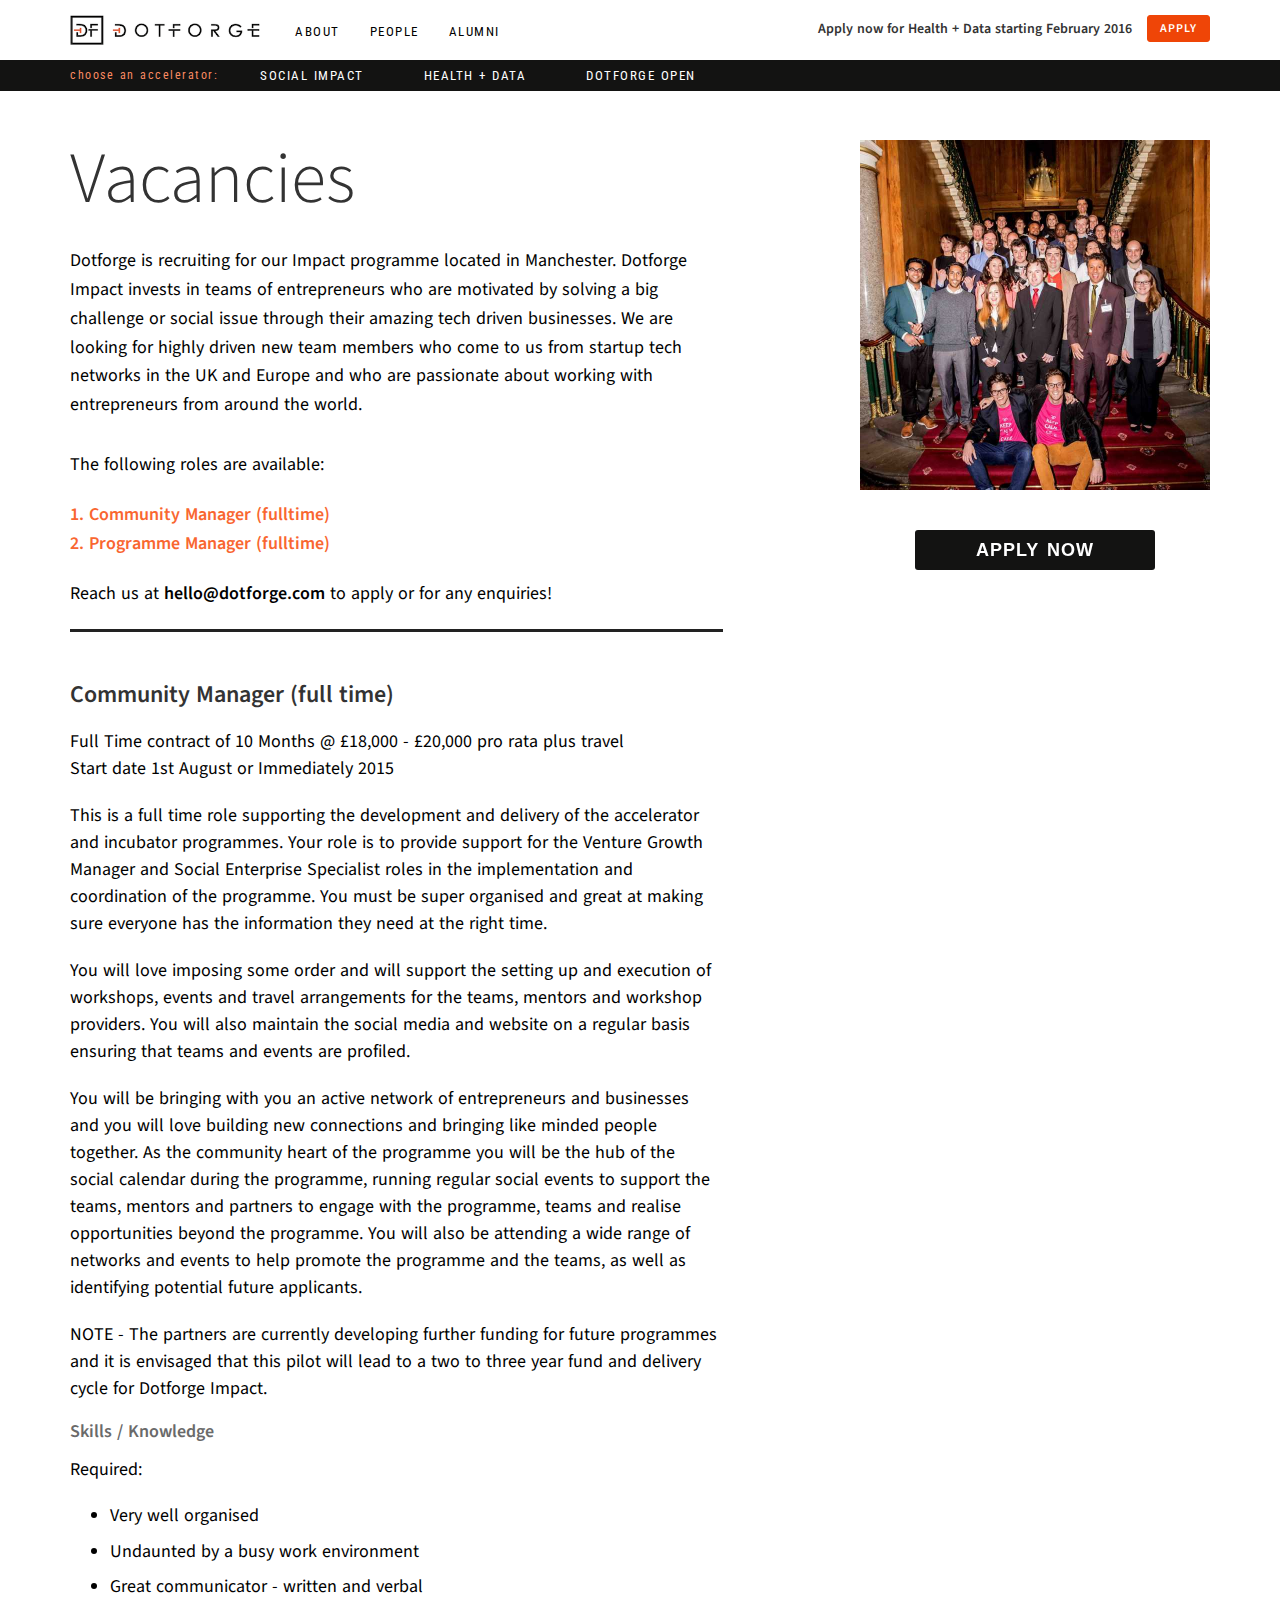
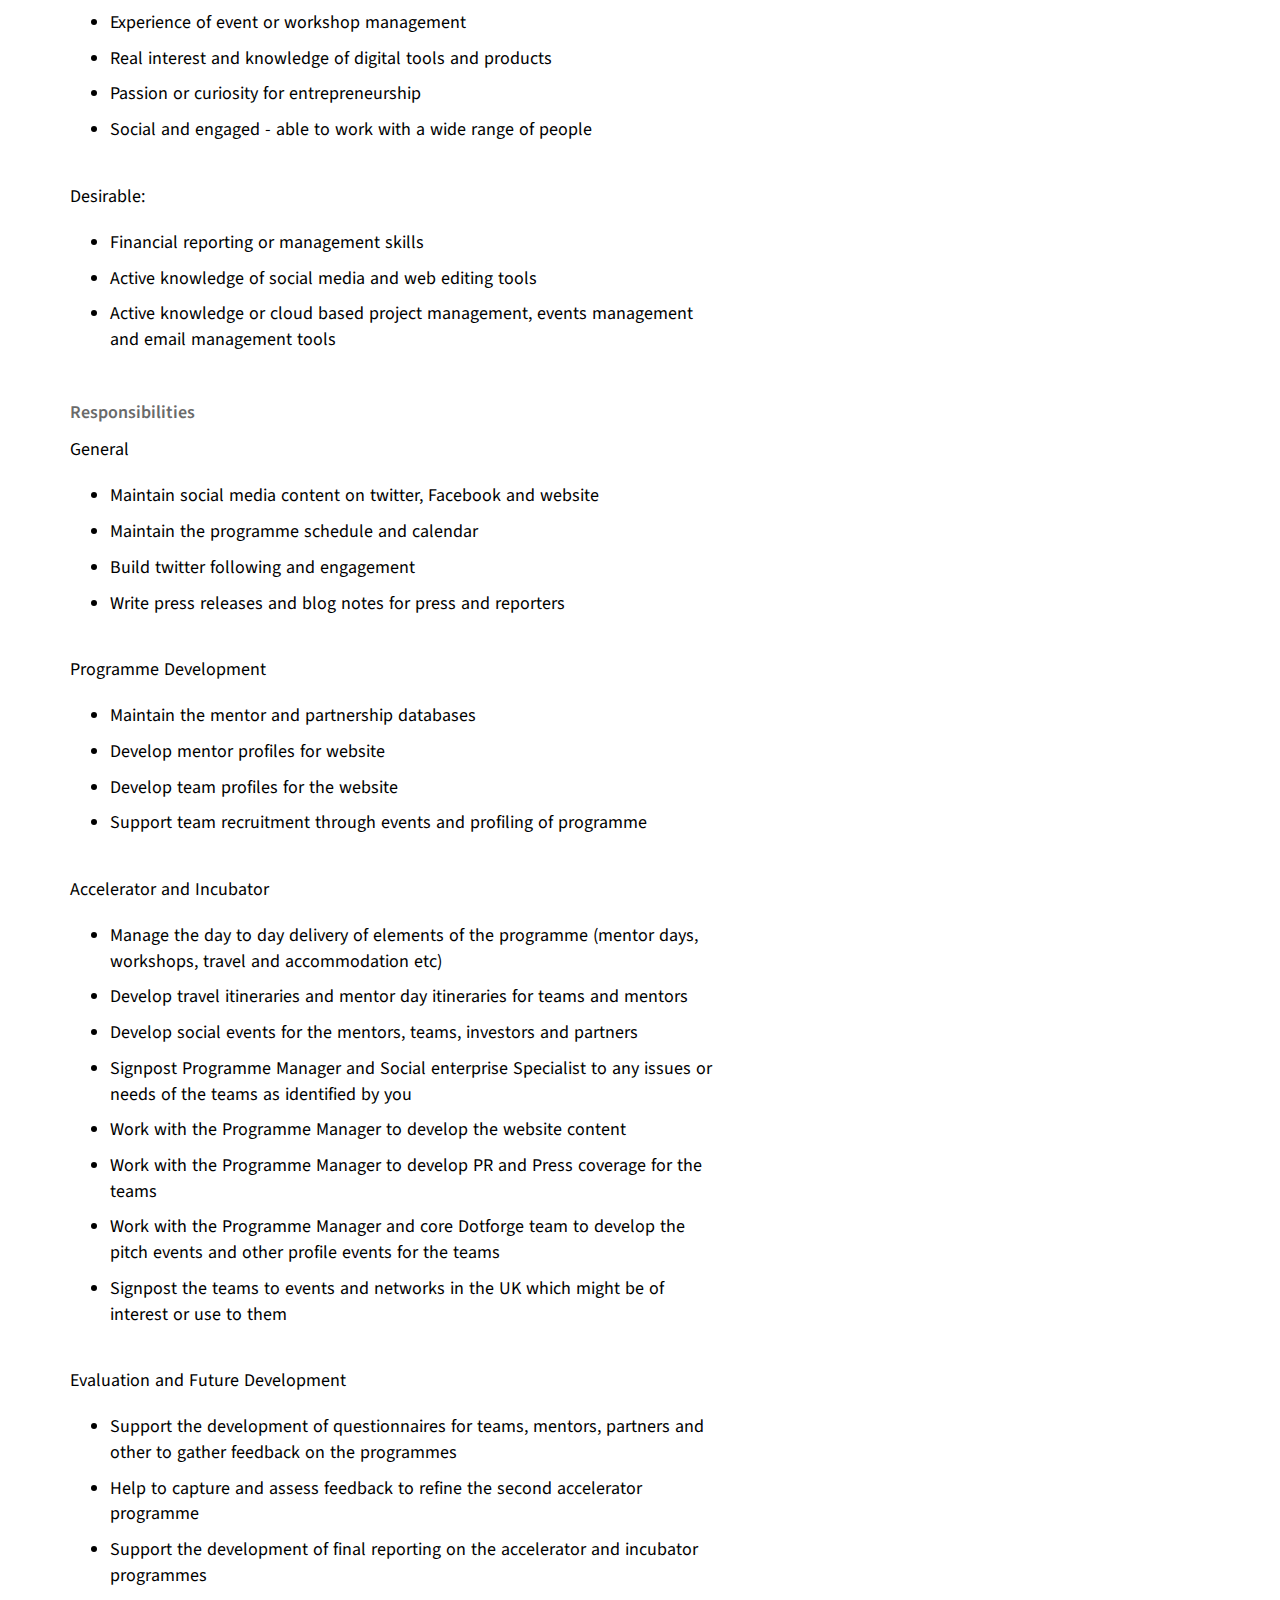
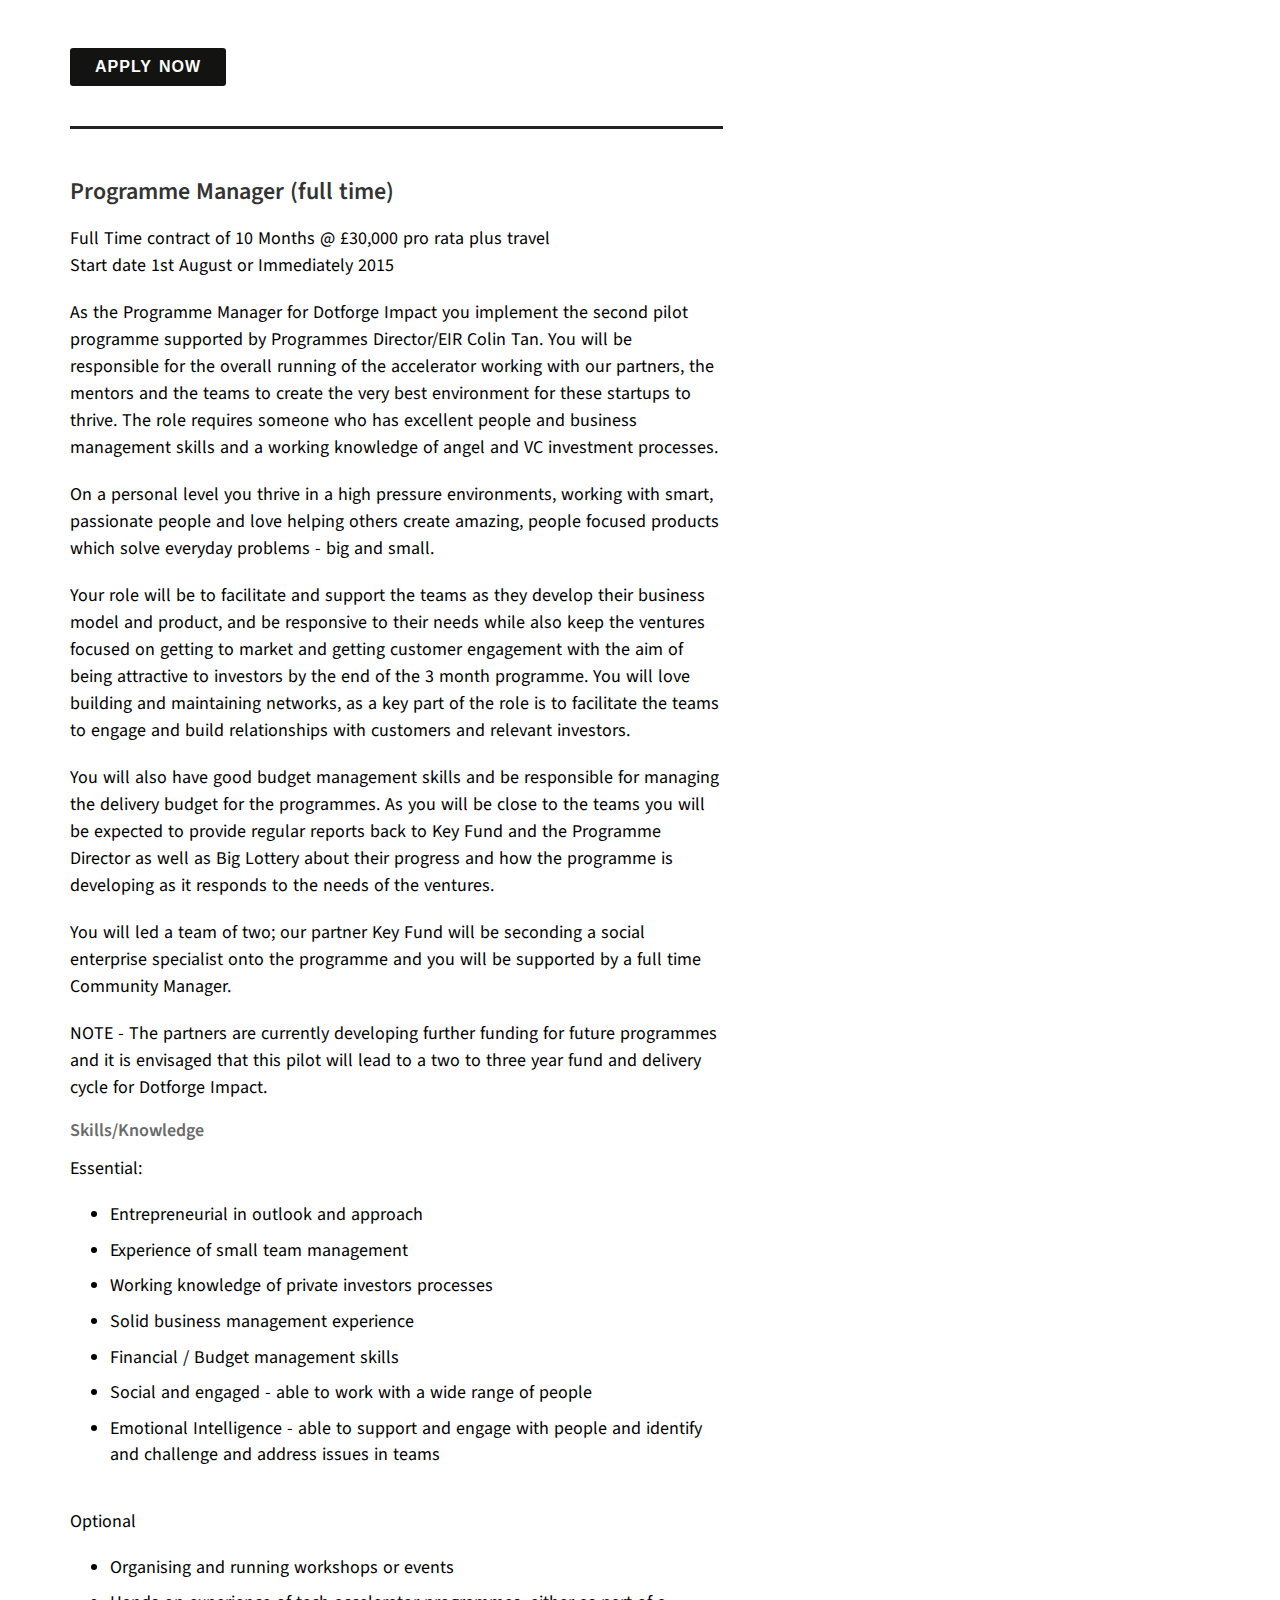
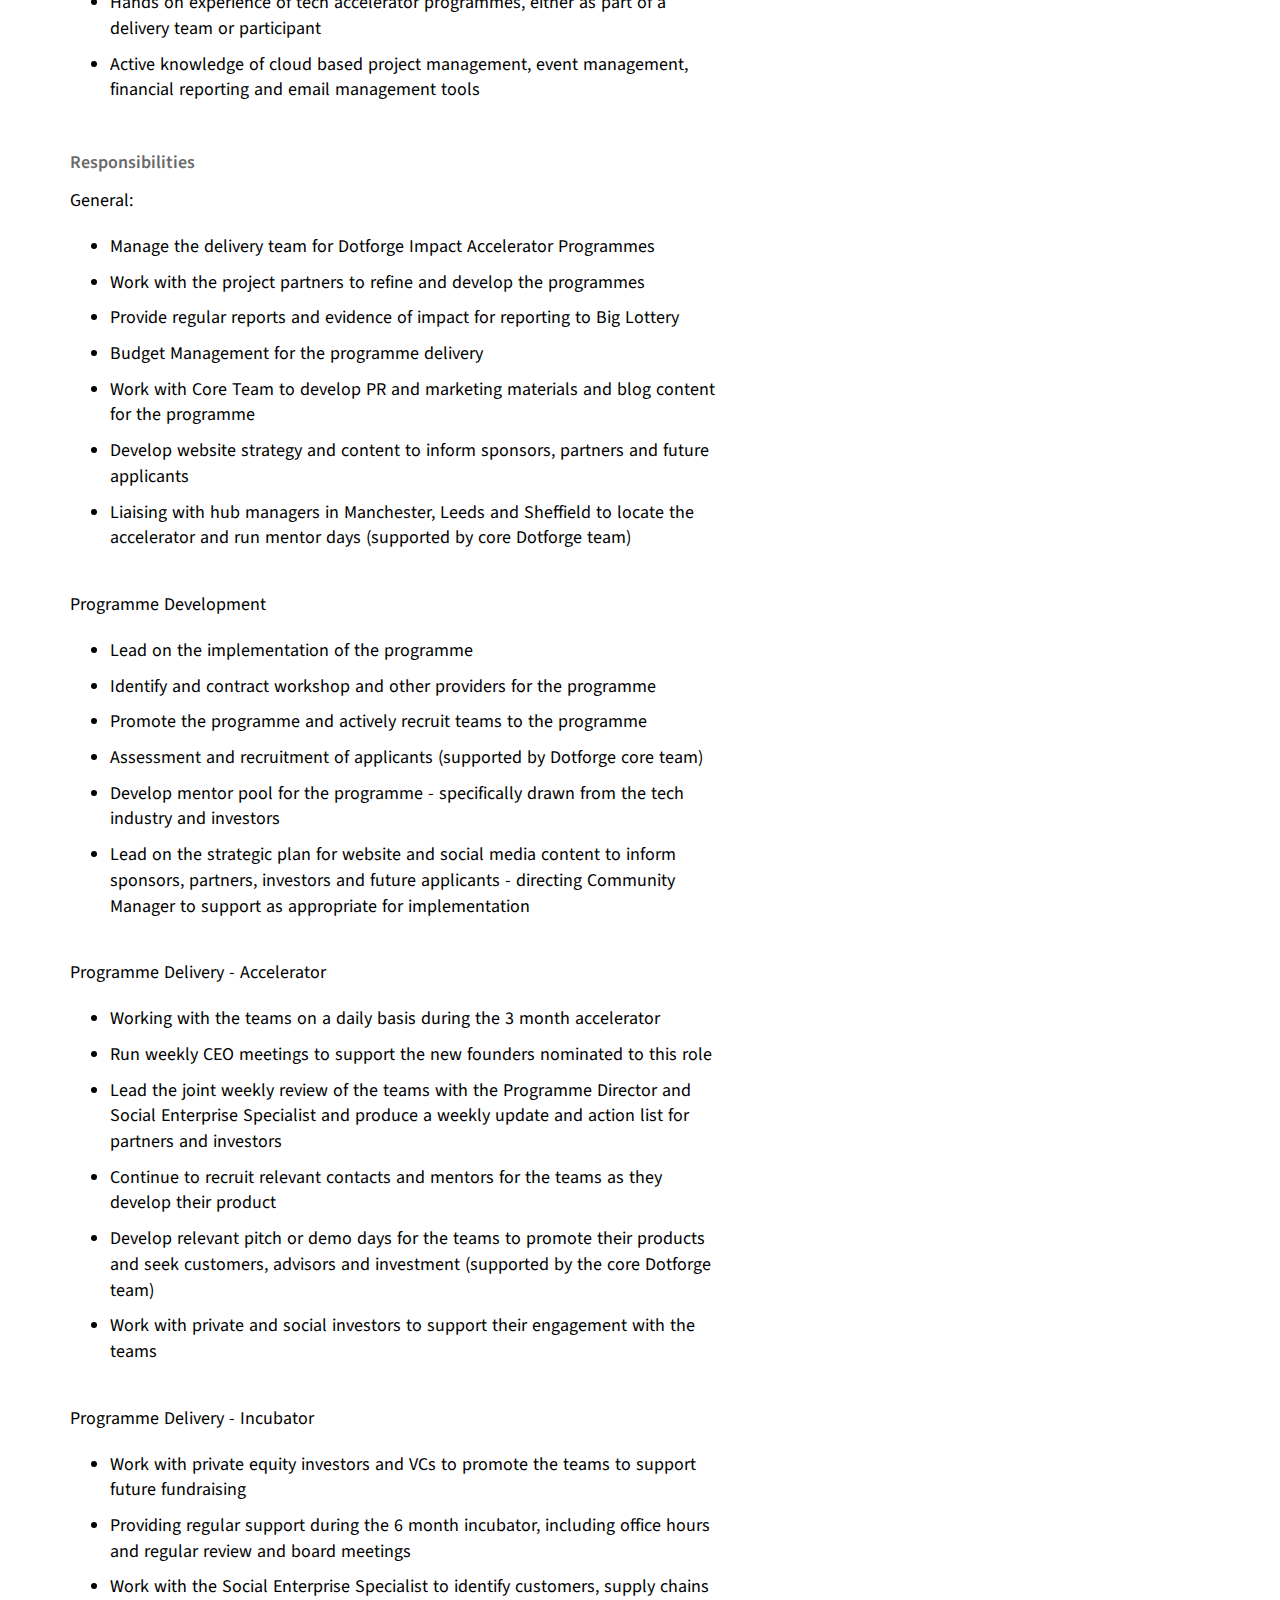
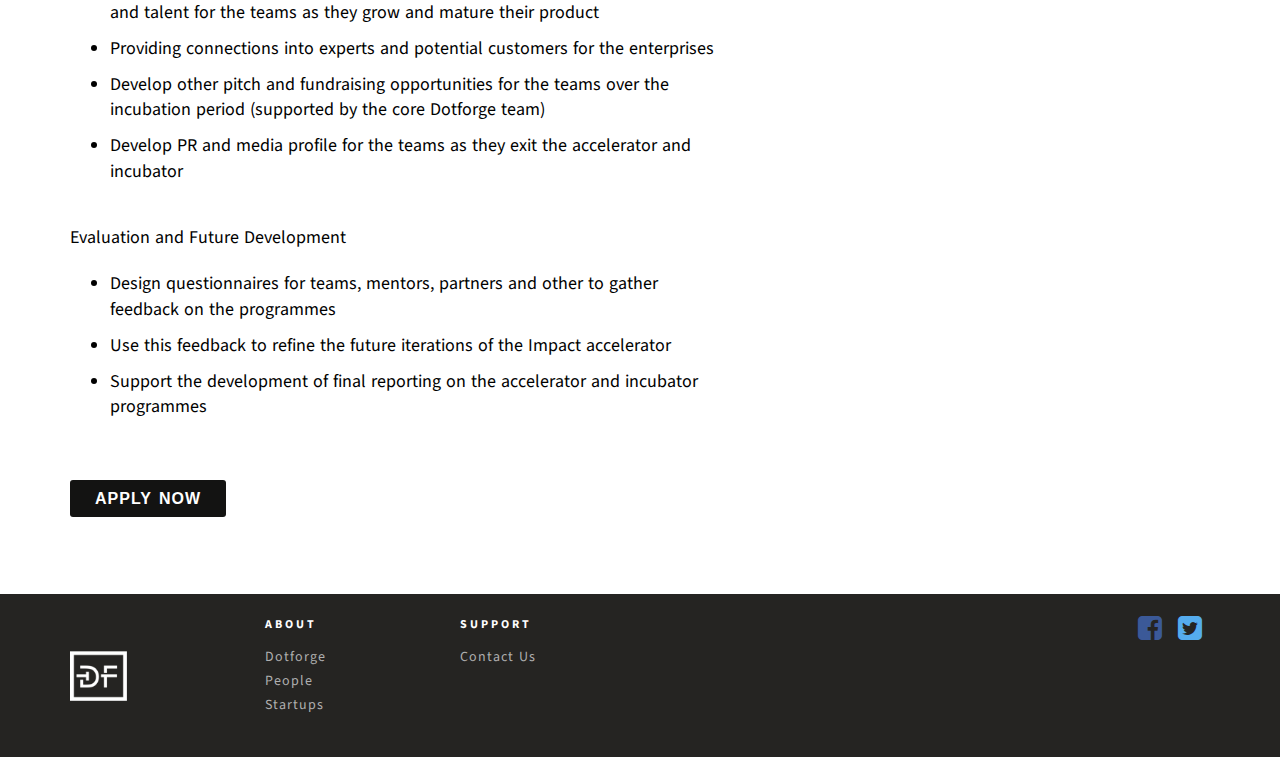
<file: vacancies.html>
<!DOCTYPE html>
<html lang="en">
  <head>
    <meta charset="utf-8">
    <meta http-equiv="X-UA-Compatible" content="IE=edge">
    <meta name="viewport" content="width=device-width, initial-scale=1">
    <!-- The above 3 meta tags *must* come first in the head; any other head content must come *after* these tags -->
    <title>Dotforge Vacancies</title>

    <!-- Fonts -->
      <link href='http://fonts.googleapis.com/css?family=Roboto+Condensed:400,300,700' rel='stylesheet' type='text/css'>
      <link href='http://fonts.googleapis.com/css?family=Source+Sans+Pro:400,300,200,600,400italic,600italic,700,700italic' rel='stylesheet' type='text/css'>
     <!-- Bootstrap -->
    <link href="css/bootstrap.min.css" rel="stylesheet">
    <link href="css/bootstrap-theme.min.css" rel="stylesheet">
    <!-- iconfonts: Font Awesome-->
    <link rel="stylesheet" href="https://maxcdn.bootstrapcdn.com/font-awesome/4.4.0/css/font-awesome.min.css">
    <!-- HTML5 shim and Respond.js for IE8 support of HTML5 elements and media queries -->
    <!-- WARNING: Respond.js doesn't work if you view the page via file:// -->
    <!--[if lt IE 9]>
      <script src="https://oss.maxcdn.com/html5shiv/3.7.2/html5shiv.min.js"></script>
      <script src="https://oss.maxcdn.com/respond/1.4.2/respond.min.js"></script>
    <![endif]-->
    <!-- custom style -->
    <link href="css/custom.css" rel="stylesheet">
  </head>
  <body id='vacancies'>
    <!-- Google Tag Manager -->
    <noscript><iframe src="//www.googletagmanager.com/ns.html?id=GTM-5FZQ3X"
    height="0" width="0" style="display:none;visibility:hidden"></iframe></noscript>
    <script>(function(w,d,s,l,i){w[l]=w[l]||[];w[l].push({'gtm.start':
    new Date().getTime(),event:'gtm.js'});var f=d.getElementsByTagName(s)[0],
    j=d.createElement(s),dl=l!='dataLayer'?'&l='+l:'';j.async=true;j.src=
    '//www.googletagmanager.com/gtm.js?id='+i+dl;f.parentNode.insertBefore(j,f);
    })(window,document,'script','dataLayer','GTM-5FZQ3X');</script>
    <!-- End Google Tag Manager -->
    <!-- nav bar =========================================== -->
    <nav class="navbar-inverse navbar-fixed-top" role="navigation">
      <!-- header message -->
      <header class="header clearfix">
        <div class='container'>        
          <!-- logo lg-->
          <div class="header-logo hidden-xs hidden-sm hidden-md col-lg-2">
            <a href="."><img src="images/Dotforge-Logo.png" alt="Dotforge" height="30"/></a>
          </div>
          <!-- logo sm md-->
          <div class="header-logo hidden-xs col-sm-1 hidden-lg">
            <a href="."><img src="images/logo-sm2.png" alt="Dotforge" height="30"/></a>
          </div>
          <!-- secondary nav -->
          <div class="hidden-xs hidden-sm col-md-4 col-lg-4">
              <ul class="nav navbar-nav" id='secondary-nav'>
                <li><a href="about.html">About</a></li>
                <li><a href="people.html">People</a></li>
                <li><a href="companies.html">Alumni</a></li>
              </ul>
          </div>
          <!-- header message -->
          <div class="apply col-xs-12 col-sm-6 col-sm-offset-5 col-md-offset-1 col-lg-offset-0 text-right">  
            <span id="apply-msg">Apply now for Health + Data starting February 2016</span><a class="btn btn-danger" href="https://www.f6s.com/dotforgehealthdata2016">Apply</a>
          </div>
        </div><!--/.container-->  
      </header>
      <!-- primary nav-->
      <div class="container">
        <!-- Brand and toggle get grouped for better mobile display -->
        <div class="navbar-header">
          <a href="." class="navbar-brand hidden-sm hidden-md hidden-lg"><img src="images/logo-white.png" height="35" alt="Dotforge" /></a>

          <button aria-controls="navbar" aria-expanded="false" data-target="#navbar" data-toggle="collapse" class="navbar-toggle collapsed" type="button">
            <span class="sr-only">Toggle navigation</span>
            <span class="icon-bar"></span>
            <span class="icon-bar"></span>
            <span class="icon-bar"></span>
          </button>          
        </div>
        <!-- Collect the nav links, forms, and other content for toggling -->
        <div class="navbar-collapse collapse" id="navbar">
          <ul class="nav navbar-nav">
            <li id="choose-accelerator">choose an accelerator:</li>
            <li id="nav-impact"><a  href="impact.html">Social Impact</a></li>
            <li id="nav-healthcare"><a href="healthcare.html">Health + Data</a></li>
            <li id="nav-open"><a href="open.html">Dotforge Open</a></li> 
          </ul>
        </div><!--/.nav-collapse -->

      </div>
    </nav>
    <!-- content =========================================== -->
    <section class='content'>
      <div class="container">
        <div class="row">
          <div class="col-xs-12 col-md-7">
            <div class="title">
              <h1>Vacancies</h1>
              <h2>Dotforge is recruiting for our Impact programme located in Manchester. Dotforge Impact invests in teams of entrepreneurs who are motivated by solving a big challenge or social issue through their amazing tech driven businesses. We are looking for highly driven new team members who come to us from startup tech networks in the UK and Europe and who are passionate about working with entrepreneurs from around the world.</h2>
              <p>The following roles are available:</p>
              <p><strong><a href="#Community-Manager">1. Community Manager (fulltime)</a></strong></br>
              <strong><a href="#Programme-Manager">2. Programme Manager (fulltime)</strong></a></p>
              <p>Reach us at <strong>hello@dotforge.com</strong> to apply or for any enquiries!</p>
              <hr/>
            </div><!--/.title-->
            <div class="article">
			        <a name="Community-Manager"></a>
              <h3>Community Manager (full time)</h3>

              <p>Full Time contract of 10 Months @ £18,000 - £20,000 pro rata plus travel<br />
              Start date 1st August or Immediately 2015</p>


              <p>This is a full time role supporting the development and delivery of the accelerator and incubator programmes. Your role is to provide support for the Venture Growth Manager and Social Enterprise Specialist roles in the implementation and coordination of the programme. You must be super organised and great at making sure everyone has the information they need at the right time.</p>

              <p>You will love imposing some order and will support the setting up and execution of workshops, events and travel arrangements for the teams, mentors and workshop providers. You will also maintain the social media and website on a regular basis ensuring that teams and events are profiled.</p>

              <p>You will be bringing with you an active network of entrepreneurs and businesses and you will love building new connections and bringing like minded people together. As the community heart of the programme you will be the hub of the social calendar during the programme, running regular social events to support the teams, mentors and partners to engage with the programme, teams and realise opportunities beyond the programme. You will also be attending a wide range of networks and events to help promote the programme and the teams, as well as identifying potential future applicants.</p>

              <p>NOTE - The partners are currently developing further funding for future programmes and it is envisaged that this pilot will lead to a two to three year fund and delivery cycle for Dotforge Impact.</p>

              <h5>Skills / Knowledge</h5>

              <p>Required:</p>
              <ul>
                <li>Very well organised</li>
                <li>Undaunted by a busy work environment</li>
                <li>Great communicator - written and verbal</li>
                <li>Experience of event or workshop management</li>
                <li>Real interest and knowledge of digital tools and products</li>
                <li>Passion or curiosity for entrepreneurship</li>
                <li>Social and engaged - able to work with a wide range of people</li>
              </ul>
              <br />

              <p>Desirable:</p>
              <ul>
                <li>Financial reporting or management skills</li>
                <li>Active knowledge of social media and web editing tools</li>
                <li>Active knowledge or cloud based project management, events management and email management tools</li>
              </ul>
              <br />

              <h5>Responsibilities</h5>

              <p>General</p>
              <ul>
                <li>Maintain social media content on twitter, Facebook and website</li>
                <li>Maintain the programme schedule and calendar</li>
                <li>Build twitter following and engagement</li>
                <li>Write press releases and blog notes for press and reporters</li>
              </ul>
              <br />

              <p>Programme Development</p>
              <ul>
                <li>Maintain the mentor and partnership databases</li>
                <li>Develop mentor profiles for website</li>
                <li>Develop team profiles for the website</li>
                <li>Support team recruitment through events and profiling of programme</li>
              </ul>
              <br />

              <p>Accelerator and Incubator</p>
              <ul>
                <li>Manage the day to day delivery of elements of the programme (mentor days, workshops, travel and accommodation etc)</li>
                <li>Develop travel itineraries and mentor day itineraries for teams and mentors</li>
                <li>Develop social events for the mentors, teams, investors and partners</li>
                <li>Signpost Programme Manager and Social enterprise Specialist to any issues or needs of the teams as identified by you</li>
                <li>Work with the Programme Manager to develop the website content</li>
                <li>Work with the Programme Manager to develop PR and Press coverage for the teams</li>
                <li>Work with the Programme Manager and core Dotforge team to develop the pitch events and other profile events for the teams</li>
                <li>Signpost the teams to events and networks in the UK which might be of interest or use to them</li>
              </ul>
              <br />

              <p>Evaluation and Future Development</p>
              <ul>
              <li>Support the development of questionnaires for teams, mentors, partners and other to gather feedback on the programmes</li>
              <li>Help to capture and assess feedback to refine the second accelerator programme</li>
              <li>Support the development of final reporting on the accelerator and incubator programmes</li>
              </ul>
              <br />
              <p class="text-left">
                <a class="btn btn-danger btn-lg btn-vacancies" href="mailto:hello@dotforge.com?Subject=Application%20for%Community%Manager">Apply now</a><br/>
              </p>
              <hr/>


	            <a name="Programme-Manager"></a>
              <h3>Programme Manager (full time)</h3>
              <p>Full Time contract of 10 Months @ £30,000 pro rata plus travel<br />
              Start date 1st August or Immediately 2015</p>

              <p>As the Programme Manager for Dotforge Impact you implement the second pilot programme supported by Programmes Director/EIR Colin Tan. 
              You will be responsible for the overall running of the accelerator working with our partners, the mentors and the teams to create the very best environment for these startups to thrive. The role requires someone who has excellent people and business management skills and a working knowledge of angel and VC investment processes.</p>

              <p>On a personal level you thrive in a high pressure environments, working with smart, passionate people and love helping others create amazing, people focused products which solve everyday problems - big and small.</p>

              <p>Your role will be to facilitate and support the teams as they develop their business model and product, and be responsive to their needs while also keep the ventures focused on getting to market and getting customer engagement with the aim of being attractive to investors by the end of the 3 month programme. You will love building and maintaining networks, as a key part of the role is to facilitate the teams to engage and build relationships with customers and relevant investors.</p>

              <p>You will also have good budget management skills and be responsible for managing the delivery budget for the programmes. As you will be close to the teams you will be expected to provide regular reports back to Key Fund and the Programme Director as well as Big Lottery about their progress and how the programme is developing as it responds to the needs of the ventures.</p>

              <p>You will led a team of two; our partner Key Fund will be seconding a social enterprise specialist onto the programme and you will be supported by a full time Community Manager.</p>

              <p>NOTE - The partners are currently developing further funding for future programmes and it is envisaged that this pilot will lead to a two to three year fund and delivery cycle for Dotforge Impact.</p>


              <h5>Skills/Knowledge</h5>

              <p>Essential:</p>
              <ul>
                <li>Entrepreneurial in outlook and approach</li>
                <li>Experience of small team management</li>
                <li>Working knowledge of private investors processes</li>
                <li>Solid business management experience</li>
                <li>Financial / Budget management skills</li>
                <li>Social and engaged - able to work with a wide range of people</li>
                <li>Emotional Intelligence - able to support and engage with people and identify and challenge and address issues in teams</li>
              </ul>
              <br />

              <p>Optional</p>
              <ul>
                <li>Organising and running workshops or events</li>
                <li>Hands on experience of tech accelerator programmes, either as part of a delivery team or participant</li>
                <li>Active knowledge of cloud based project management, event management, financial reporting and email management tools</li>
              </ul>
              <br />

              <h5>Responsibilities</h5>
              <p>General:</p>
              <ul>
                <li>Manage the delivery team for Dotforge Impact Accelerator Programmes</li>
                <li>Work with the project partners to refine and develop the programmes</li>
                <li>Provide regular reports and evidence of impact for reporting to Big Lottery</li>
                <li>Budget Management for the programme delivery</li>
                <li>Work with Core Team to develop PR and marketing materials and blog content for the programme</li>
                <li>Develop website strategy and content to inform sponsors, partners and future applicants</li>
                <li>Liaising with hub managers in Manchester, Leeds and Sheffield to locate the accelerator and run mentor days (supported by core Dotforge team)</li>
              </ul>
              <br />

              <p>Programme Development</p>
              <ul>
                <li>Lead on the implementation of the programme</li>
                <li>Identify and contract workshop and other providers for the programme</li>
                <li>Promote the programme and actively recruit teams to the programme</li>
                <li>Assessment and recruitment of applicants (supported by Dotforge core team)</li>
                <li>Develop mentor pool for the programme - specifically drawn from the tech industry and investors </li>
                <li>Lead on the strategic plan for website and social media content to inform sponsors, partners, investors and future applicants - directing Community Manager to support as appropriate for implementation</li>
              </ul>
              <br />

              <p>Programme Delivery - Accelerator</p>
              <ul>
                <li>Working with the teams on a daily basis during the 3 month accelerator</li>
                <li>Run weekly CEO meetings to support the new founders nominated to this role</li>
                <li>Lead the joint weekly review of the teams with the Programme Director and Social Enterprise Specialist and produce a weekly update and action list for partners and investors</li>
                <li>Continue to recruit relevant contacts and mentors for the teams as they develop their product</li>
                <li>Develop relevant pitch or demo days for the teams to promote their products and seek customers, advisors and investment (supported by the core Dotforge team)</li>
                <li>Work with private and social investors to support their engagement with the teams</li>
              </ul>
              <br />

              <p>Programme Delivery - Incubator</p>
              <ul>
                <li>Work with private equity investors and VCs to promote the teams to support future fundraising</li>
                <li>Providing regular support during the 6 month incubator, including office hours and regular review and board meetings</li>
                <li>Work with the Social Enterprise Specialist to identify customers, supply chains and talent for the teams as they grow and mature their product</li>
                <li>Providing connections into experts and potential customers for the enterprises</li>
                <li>Develop other pitch and fundraising opportunities for the teams over the incubation period (supported by the core Dotforge team)</li>
                <li>Develop PR and media profile for the teams as they exit the accelerator and incubator</li>
              </ul>
              <br />

              <p>Evaluation and Future Development</p>
              <ul>
                <li>Design questionnaires for teams, mentors, partners and other to gather feedback on the programmes</li>
                <li>Use this feedback to refine the future iterations of the Impact accelerator</li>
                <li>Support the development of final reporting on the accelerator and incubator programmes</li>
              </ul>
              </br>
              <p class="text-left">
                <a class="btn btn-danger btn-lg btn-vacancies" href="mailto:hello@dotforge.com?Subject=Application%20for%Programme%Manager">Apply now</a><br/>
              </p>
            </div><!--/.article -->
          </div><!--/.col -->
          <div class="hidden-xs col-md-4 col-md-offset-1 ">
            <div class="row">
              <div class="text-center" data-spy="affix" data-offset-top="150" >
                <img id="animation" src="images/image4.jpg" height="350"s alt="Image" />
                <br>
                <br>
                <a class="btn btn-danger btn-lg btn-vacancies btn-fullwidth" href="mailto:hello@dotforge.com">Apply now</a>
              </div>
            </div>  
          </div><!--/.col-->  
        </div><!--/.row -->
      </div><!--/.container -->
    </section>

    <!-- footer =========================================== -->
    <footer>
      <div class="container">
        <div class="row">
          <div class="footer-logo hidden-xs col-sm-2 col-md-2">
            <a href="."><img src="images/logo-white.png" height="50" alt="Dotforge" /></a>  
          </div>
          <!-- about list -->
          <div class="col-xs-6 col-sm-2 col-md-2">
            <ul class="list-unstyled">
              <li class="footer-heading">About</li>
              <li><a href="about.html">Dotforge</a></li>
              <li><a href="people.html">People</a></li>
              <li><a href="companies.html">Startups</a></li>
              <!-- <li><a href="people.html">Mentors</a></li> -->
              
            </ul>
          </div>
          <!-- support list -->
          <div class="col-xs-6 col-sm-2 col-md-2"> 
            <ul class="list-unstyled">
              <li class="footer-heading">Support</li>
                            <!-- <li><a href="#about">The Curriculum</a></li>  
              <li><a href="#about">Articles</a></li>
              <li><a href="#about">FAQ</a></li> -->
             <!-- <li><a href="vacancies.html">Vacancies</a></li> -->
              <li><a href="contact.html">Contact Us</a></li>
            </ul>
          </div>
          <!-- partners list -->
          <div class="hidden-xs hidden-sm hidden-md hidden-lg col-sm-6 col-md-6">
            <ul class="list-unstyled">
              <li class="footer-heading">Partners</li>
            </ul>
          </div>
          <!-- social icons -->
          <div class="hidden-xs col-sm-6 col-md-6">
            <a  class="fa fa-twitter-square fa-2x fa-pull-right" href='https://twitter.com/dotforge'></a>
            <a class="fa fa-facebook-square fa-2x fa-pull-right" href='https://www.facebook.com/dotforge' ></a>
          </div>
          <!-- social icons: mobile -->
          <div class="col-xs-12 hidden-sm hidden-md hidden-lg text-center">
            <a class="fa fa-twitter-square fa-2x" href='https://twitter.com/dotforge'></a>
            <a class="fa fa-facebook-square fa-2x" href='https://www.facebook.com/dotforge'></a>
          </div>
          <!-- footer bottom for xs device -->
          <div class="footer-bottom col-xs-12 hidden-sm hidden-md hidden-lg text-center">
            <a href="."><img src="images/logo-white.png" height="35" alt="Dotforge" /></a>  
          </div>
        </div><!--/row -->
      </div>
    </footer>
    <!-- jQuery (necessary for Bootstrap's JavaScript plugins) -->
    <script src="https://ajax.googleapis.com/ajax/libs/jquery/1.11.2/jquery.min.js"></script>
    <!-- Include all compiled plugins (below), or include individual files as needed -->
    <script src="js/bootstrap.min.js"></script>
    <script src="js/custom.js"></script>
  </body>
</html>
</file>
<file: css/custom.css>
/* Layout and Basic elements
=========================================== */
*,
*:before,
*:after{
    -webkit-box-sizing:border-box;
    -moz-box-sizing: border-box;
    box-sizing: border-box;
}
html{
    height: 100%;
    background: #fbfafa;
}
.content{
    padding: 140px 20px; /*to make space for the main content*/
    margin: 0;
}
/* required for sticky footer */
.wrapper{
    min-height: 100%;
    height: auto !important;
    height: 100%;
}
.sticky-footer, .push{
    clear: both;
}
/* end required for sticky footer */
body{
    position: relative;
    margin: 0;
    padding-bottom: 23rem;
    min-height: 100%;
}
@media only screen and (min-width: 992px){
    body{
        padding-bottom: 5rem;
    }
}
.clearfix:after {
    clear:both;
    content:"";
    display:block;
    visibility:hidden;
    position:relative;
}
.full-width{
    width: 100%;
    height: auto;
}
:target:before {
  content:"";
  display:block;
  height: 92px; /* fixed header height*/
  margin:-92px 0 0; /* negative fixed header height */
}
/* Typeface
=========================================== */
body{
    font-family: 'Source Sans Pro', Helvetica, Arial, sans-serif;
    font-weight: 400;
    word-spacing: 1px; 
}
h1, h2, h3, h4, h5, h6{
    font-family: 'Source Sans Pro', Helvetica, Arial, sans-serif;
}
h1{
    font-weight: 300;
    font-size: 36px;
    margin: 0 0 8px 0;
}
h2{
    font-weight: 400;
    font-size: 16px;
    line-height: 1.5em;
    margin-top: 0;
    margin-bottom: 30px;
    color: #000;
}
h3{
    font-weight: 600;
    font-size: 18px;
    margin-bottom: 20px;
}
h4{
    font-weight: 400;
    font-size: 20px;
    margin-bottom: 20px;
    color: #000;
}
h5{
    font-weight: 600;
    font-size: 18px;
    margin-bottom: 14px;
    color: #6a6a6a;
}
h6{
    font-size: 13px;
    margin-bottom: 5px;
}
p{
    font-family: 'Source Sans Pro', Helvetica, Arial, sans-serif;
    font-weight: 400;
    margin-bottom: 20px;
    font-size:  16px;
    color: #000;
}
blockquote{
    text-align: center;
    font-family: 'Source Sans Pro', Helvetica, Arial, sans-serif;    
    border-left: none;
    font-weight: 600;
    color: #515151; 
    font-size: 24px;
    padding: 15px 20px 10px 20px;
    margin:0;
}
cite{
    font-family: 'Source Sans Pro', Helvetica, Arial, sans-serif; ; 
    font-style: inherit;
    font-weight: 600;
    font-size: 18px;
    color: #888179;
}
strong{
    font-weight:600;
}
a{
    color: #F96630;
}
a:hover{
    color: #f84e0f;
}
a:visited, a:focus{
    text-decoration: none;
}
hr{
    border-width: 3px;
    border-color: #222;
    margin-bottom: 50px;
}

@media only screen and (min-width: 992px){
    h1{
    font-weight: 300;
    font-size: 72px;
    margin: 0 0 28px 0;
    }   
    h2{
    font-weight: 400;
    font-size: 18px;
    line-height: 1.6em;
    margin-top: 0;
    margin-bottom: 30px;
    }
    h3{
        font-size: 24px;
    }
    h4{
        font-size: 24px;
    }
    p{
        font-size: 18px;
        line-height: 1.5;
    }
}

/* Header Message
=========================================== */
.header{
    background: #fff;
    padding: 15px 0;
    height: 60px;
}
.header-logo{
    padding:0;
}

#secondary-nav > li > a{
    color: #000;
    font-weight: 400;
    font-size: 13px;
    padding: 7px 30px 0 0px;
}
#secondary-nav > li > a:hover{
    color: #F96630;
}
#secondary-nav > li > a#active-about{
    color: #F96630;
}
#secondary-nav > li > a#active-people{
    color: #F96630;
}
#secondary-nav > li > a#active-alumni{
    color: #F96630;
}
.apply{
    padding:0;
}
span#apply-msg{
    font-weight: 600;
    vertical-align: middle;
    margin-right: 15px;
}
.btn-danger{
    background-color: #ef4507;
    background-image: none;   
    border: 1px solid #ef4507;
    color: #FFFFFF;
    text-transform: uppercase;
    font-weight: 600;
    font-size: 12px;
    letter-spacing: 1px;
    word-spacing: 2px;
    text-shadow: none;
    box-shadow: none;
    border-radius: 3px;
    padding: 4px 12px;
}
.btn-danger:hover, .btn-danger:focus {
  background-color: #ce3b06;
  border: 1px solid #ce3b06;
  color: #FFFFFF;
  text-shadow: none;
  box-shadow: none;
  background-position: 0 -15px;
}
@media only screen and (max-width: 667px){
    .apply{
        padding:0;
        text-align: center;
    }
    span#apply-msg{
        font-size: 12px;
        margin-right: 10px;
    }
    .btn-danger{
        font-size: 10px;
        padding: 4px 6px;
    }
}
@media only screen and (min-width: 768px){
    #secondary-nav{
    margin-left: 20px;
    }
}

/* Nav bar
=========================================== */

.navbar-inverse .navbar-toggle {
  border-color: #fff;
}
.navbar-inverse .navbar-toggle:hover {
  background-color: #ef4507;
}
.navbar-brand {
  float: left;
  height: 50px;
  padding: 8px 15px;
  font-size: 18px;
  line-height: 20px;
}
.navbar-inverse{
    background-color: #131312;
    background-image: none;
}
.navbar-nav{
    margin-top: 0;
    margin-bottom: 0;
}
.navbar-nav li {
    font-family: 'Roboto Condensed', Helvetica, arial, sans-serif;
    font-weight: 400;
    font-size: 13px;
    text-transform: uppercase;
    letter-spacing: 1.5px;
}
.navbar-nav li span{
    margin-left: 8px;
}

.navbar-inverse .navbar-nav > li > a {
    padding: 6px 30px 2px 30px;
    color: #fff;
    text-shadow:none;
}
#choose-accelerator{
    text-align: left;
    text-transform: inherit;
    font-size: 12px;
    color: #fa8b62;
    padding: 5px 15px 5px 15px;
    border-top: 1px #101010 solid;
    box-shadow: inset 0 1px 0 rgba(255,255,255,.1);
}
#active-impact, #active-impact:hover {
    background-color: #3BB273;
    border-bottom: 4px solid #3BB273;
}

#active-healthcare, #active-healthcare:hover{
    background-color: #F96630;
    border-bottom: 4px solid #F96630;
}
#active-open, #active-open:hover{
    background-color: #4d9de0;
    border-bottom: 4px solid #4D9de0;
}
#nav-impact:hover{
    background-color: #3BB273;
    border-bottom: 4px solid #3BB273;
}
#nav-healthcare:hover{
    background-color: #F96630;
    border-bottom: 4px solid #F96630;

}
#nav-open:hover{
    background-color: #4D9DE0;
    border-bottom: 4px solid #4D9de0;
}
@media only screen and (min-width: 320px) and (max-width: 667px){
    .navbar-nav > li > a{
        text-align: center;
    }
}
@media only screen and (min-width: 768px) {
        #choose-accelerator{
            padding: 7px 7px 7px 0;
            margin-right: 5px;
            border-top: none;
            box-shadow: none;
        }
        #active-impact{
            background-color: #131312;
        }
        #active-healthcare{
            background-color: #131312;
        }
        #active-open{
            background-color: #131312;
        }
}


/* Footer
=========================================== */
footer {
    background-color: #252422;
    width: 100%;
    padding: 20px 0;
    position: absolute;
    bottom:0;
    left:0;
    right:0;
}
#homepage footer{
    position: relative;
}
footer ul{
    margin-bottom: 20px;
}
li.footer-heading{
    text-transform: uppercase;
    letter-spacing: 3px;
    font-size: 12px;
    font-weight: 700;
    color: #fff;
    margin-bottom: 10px;
}
footer .container ul li{
    padding: 2px 0;
}
footer > .container ul li a{
    color: #afafaf;
    font-size: 14px;
    letter-spacing: 1px;
}
footer > .container ul li a:hover{
    color: #fff;
    text-decoration: none;
}
.fa{
    margin:0px 8px;
}
.fa:hover{
    text-decoration: none;
}
.fa-facebook-square{
    color: #3b5998;
}
.fa-facebook-square:hover{
    color: #324b80;
}
.fa-twitter-square{
    color: #55acee;
}
.fa-twitter-square:hover{
    color: #178ee8;
}
.footer-bottom{
    padding-top: 20px;
    margin-top: 10px;
    border-top: 1px #101010 solid;
    box-shadow: inset 0 1px 0 rgba(255,255,255,.1);
}
@media only screen and (min-width: 768px){
    .footer-logo{
        margin-top: 37px;
    }
} 

/* index.html
=========================================== */
#homepage{
    padding-bottom: 0;
}
/* banner */
.jumbotron-banner{
    position: relative;
    background-color: #9D9179;
    border-bottom: solid 1px #555;
}
.jumbotron-banner .text-container{
    position: absolute;
    bottom: 15px;
    left: 0;
    width: 100%;
    z-index: 1;
}
.black-bg{
    background-color:rgba(0,0,0, 0.9);
    color: #fff;
    font-size: 12px;
    padding: 5px;   
    width: 80%;
    margin: 0px 0 40px 0;
}
.black-bg .inner{
    padding: 15px 25px 15px 15px;
    max-height: 250px;
    overflow: hidden;
}
.black-bg h1{
    font-size: 48px;
    font-weight: 200;
    color: #fff;
    margin:0 0 10px;
}
.black-bg p{
    font-size: 18px;
    color: #fff;
    line-height: 1.5;
    margin-bottom: 0;
}
.orange-bg{
    background-color: #F96630;
    opacity: 0.9;
    color: #fff;
    font-weight: 300;
    font-size: 12px;
    word-spacing: 2px;
    letter-spacing: 0.8px;
    padding: 10px 20px;
    width: 88%;
    position: absolute;
    bottom: 40px;
    left: 0;
}
.orange-bg blockquote{
    color: #fff;
    font-size: 18px;
    font-weight: 300;
    line-height: 1.35;
    text-align: left;
    padding: 0;
    margin-bottom: 10px;
}
.orange-bg cite{
    color: #fff;
}
/*.orange-bg ul {
    list-style-type: none;
    margin: 0 0 10px 0;
    padding: 0;
}
.orange-bg ul li span{
    margin-left: 20px;
}
.orange-bg a{
    color: #fff;
    font-weight: 400;
}*/

@media only screen and (min-width: 320px) and (max-width: 667px){

    .jumbotron-banner .text-container{ position: static;}
    .jumbotron-banner .text-container .col-xs-12{padding:0;height: auto!important;}
    .black-bg{width: 100%;margin:0;}
    .black-bg .inner h1{
        font-weight: 400;
        font-size: 20px;
        letter-spacing: 1px;
    }
    .black-bg .inner p{
        font-weight: 200;
        font-size: 14px;
        line-height: 1.5;
    }
    .black-bg .inner{
        max-height: 220px;
        padding: 10px 5px;
    }
    .orange-bg{
        position:static;
        width:100%;
    }
    .orange-bg blockquote{
    font-size: 16px
    }
    .orange-bg cite{
        font-size: 14px;
        color: #fff;
    }
}

/* impact.html 
=========================================== */
.impact-brand{
    color: #3BB273;
}
#impact #choose-accelerator{
    color: #7ed4a7;
}
/* title */
.btn-lg{
    font-size: 16px;
    padding: 8px 25px;
    margin-top: 20px;
    margin-bottom: 20px;
}
.btn-fullwidth{
    width:60%;
    font-size: 18px;
}
.btn-impact{
    background-color: #3BB273;
    border: #3BB273;
}
.btn-impact:hover{
    background-color: #339863;
    border: #339863;
}
.impact-hr{
    border-color:#3BB273;
    margin-bottom: 50px;
}
/* article */
.article{
    margin-bottom: 30px;
}
#impact .title a, #impact .article a{
    color: #3BB273;
    font-weight: 600;
    font-size: 18px;
}
#impact .title a:visited, #impact .article a:visited{
    text-decoration: none;
}
#impact .title a:hover, #impact .article a:active{
    color: #37a56b;
    text-decoration: none;
}
.article ul{
    margin-bottom: 20px;
}
.article ul li{
    font-family: 'Source Sans Pro', Helvetica, Arial, sans-serif;
    color: #000 ;
    margin-bottom:10px;
    font-weight: 400;
}
#impact .article a.learn-more{
    font-weight: 700;
    text-transform: uppercase;
    font-size: 14px;
    letter-spacing: 1px;
    padding: 5px 15px;
}
.glyphicon-menu-down{
    margin-left: 10px;   
    font-size: 14px;
    font-weight: 700;
}
.more{
    display: none;
    background: #fbfafa;
    border-top: 2px solid #3BB273;
    border-bottom: 2px solid #3BB273;
    padding: 24px;
	margin-bottom: 28px;
}
.more p{
    font-weight: 400; 
    margin-top:10px;
    margin-bottom: 10px;
}
.affix-top{
    width: 400px;
    position: fixed!important;
}
.affix{
    position: fixed!important;
    width: 400px; 
    top: 120px;
}
.affix-bottom{
    width: 400px;
    position: fixed!important;
}
/*
.pull-right.affix blockquote, .pull-right.affix cite{
    display: none;
}
*/
.hidden {
    position: absolute;
    top: -9999999px;
}
.quotes{
    text-align: center;
}
.quotes .cite-subtitle{
    display: block;
    margin-top: 5px;
    font-style: italic;
}
@media only screen and (min-width: 992px){
    .title p{
        line-height: 1.65;
    }
    .article ul li{
        font-size: 18px;
    }
}
/* healthcare.html 
=========================================== */
.health-brand{
    color:#F96630;
}
#health #choose-accelerator{
    color: #F96630;
}
#health h3{
    color: #F96630;
} 
.partners-logo{
    margin-bottom: 24px;
}
.partners-logo img{
    height: 54px;
}
.media-body i.fa{
    font-size: 18px;
    margin-left: 0;
    margin-right: 24px;
}
.media{
    margin-bottom: 40px;
}
@media only screen and (min-width: 992px){
    .partners-logo img{
        height: 84px;
    }
}
/* commercial.html 
=========================================== */
#alumni #choose-accelerator{
    color: #a4cdef;
}
.btn-alumni{
    background-color: #4d9de0;
    border: #4D9de0;
}
.btn-alumni:hover{
    background-color: #308ddb;
    border: #308ddb;
}
.thumbnail{
    border: none;
    box-shadow: none;
}

/* people.html 
=========================================== */
.default-media h4{
    margin-bottom: 50px;
}
.media-body{
    width: 100%;
}
.media-left, .media>.pull-left{
	padding-right: 30px;
}
@media only screen and (min-width: 992px){
    .media-heading{
        margin-bottom: 10px;
    }
}
@media only screen and (min-width: 320px) and (max-width: 667px){
    .default-media h4{
        margin-bottom: 30px;
    }
    .media-left{
        padding-right: 0;
        display: block;
    }
    .media-object{
        display: inline;
    }
    .media-body{
        display: block;
    }
    .media-heading{
        margin: 12px 0;   
    }
}
/* companies.html 
=========================================== */
#companies h5{
    margin-bottom: 10px;
}

.search-box{
    background-color: #e1e1e1;
    padding: 15px;
    margin-bottom: 50px;
    border-radius: 10px;    
}
.search-box label{ 
    white-space: nowrap;
    line-height: 32px;     
}
.search-box select{ 
    width: 100%; 
}
.search-box .select2-container--default .select2-selection--multiple{
    border-radius: 10px;
    border: none;
    padding: 3px 5px;
}
.search-box .select2-container--default .select2-selection--multiple .select2-selection__choice{
    border-radius: 10px;
}
.tags span{
    background-color: #e1e1e1;
    font-size: 0.8em;
    padding: 2px 5px;
    display: inline-block;
    margin-left: 5px; 
    border-radius: 10px;
    min-width: 80px;
    text-align: center;
}

.bs-example{
    margin: 30px 0;
}

/* vacancies.html 
=========================================== */
#vacancies a.btn-vacancies{
    background-color: #131312;
    border: #131312;
    color: #fff;
    font-family: 'Lato', Helvetica, Arial, sans-serif;
}
#vacancies a.btn-vacancies:hover{
    background-color: #242423;
}

/* about.html 
=========================================== */
.dotforge-brand{
    color: #F96630;
}
/* open.html 
=========================================== */
.open-brand{
    color: #4D9DE0;
}
#open #choose-accelerator{
    color: #4D9DE0;
}
.btn-open{
    background-color: #4D9DE0;
    border: #4D9DE0;
}
.btn-open:hover, .btn-open:visited{
    background-color: #237cc6;
    border: #237cc6;
}
.open-event{
    margin-bottom: 40px;
}
#open h3{
    margin-bottom: 50px;
}
.open-event h5 {
    display: inline;
}
.open-event h5 small{
    font-size: 14px;
    font-weight: 400;
    color: #000;
}
.open-event p{
    margin-bottom: 0;
}
.speaker-name{
    color: #000;
}
.speaker-title{
    font-size: 16px;
}
.open-dp{
    height: 56px;
    width: 56px;
    vertical-align: top;
}
.talk-title{
    font-weight: 600;
}
.open-hr{
    border-color: #4D9DE0;
}
@media only screen and (max-width: 667px){
    .open-event{
        text-align: center;
        padding-bottom: 40px;
    }
    .open-event-date{
        padding-bottom: 30px;
    }
    .open-event h5{
        margin-bottom: 60px;
    }
    .open-dp{
        margin-bottom: 10px;
    }
    .speaker-name{
        font-size: 13px;
        padding-bottom: 10px;
    }
    .speaker-title{
        padding-bottom: 30px;
        font-size: 12px;
    }
    .talk-title{
       padding-bottom: 20px;
    }

}
</file>
<file: css/style3.css>
.cb-slideshow,
.cb-slideshow:after { 
    position: absolute;
    width: 100%;
    height: 100%;
    top: 0px;
    left: 0px;
    z-index: 0; 
    list-style-type: none;
    padding: 0;
    margin: 0;
}
.cb-slideshow:after { 
    content: '';
    /*background: #190701; */
     /* Modern Browsers */
    opacity: 0;
    /* Theoretically for IE 8 & 9 (more valid) */
    /* ...but not required as filter works too */
    /* should come BEFORE filter */
    -ms-filter:"progid:DXImageTransform.Microsoft.Alpha(Opacity=70)"; // IE8

    /* This works in IE 8 & 9 too */
    /* ... but also 5, 6, 7 */
    filter: alpha(opacity=70); // IE 5-7
  
   


}
.cb-slideshow li span { 
    width: 100%;
    height: 100%;
    position: absolute;
    top: 0px;
    left: 0px;
    color: transparent;
    background-size: cover;
    background-position: 50% 50%;
    background-repeat: none;
    opacity: 0;
    z-index: 0;
	-webkit-backface-visibility: hidden;
    -webkit-animation: imageAnimation 36s linear infinite 0s;
    -moz-animation: imageAnimation 36s linear infinite 0s;
    -o-animation: imageAnimation 36s linear infinite 0s;
    -ms-animation: imageAnimation 36s linear infinite 0s;
    animation: imageAnimation 36s linear infinite 0s; 
}
/*
.cb-slideshow li div { 
    z-index: 1000;
    position: absolute;
    bottom: 30px;
    left: 0px;
    width: 100%;
    text-align: center;
    opacity: 0;
    color: #fff;
    -webkit-animation: titleAnimation 36s linear infinite 0s;
    -moz-animation: titleAnimation 36s linear infinite 0s;
    -o-animation: titleAnimation 36s linear infinite 0s;
    -ms-animation: titleAnimation 36s linear infinite 0s;
    animation: titleAnimation 36s linear infinite 0s; 
}
.cb-slideshow li div h3 { 
    font-family: 'BebasNeueRegular', 'Arial Narrow', Arial, sans-serif;
    font-size: 240px;
    padding: 0;
    line-height: 200px; 
}
*/
.cb-slideshow li:nth-child(1) span { 
    background-image: url(../images/Homepage-1.jpg) 
}
.cb-slideshow li:nth-child(2) span { 
    background-image: url(../images/Homepage-2.jpg);
    -webkit-animation-delay: 6s;
    -moz-animation-delay: 6s;
    -o-animation-delay: 6s;
    -ms-animation-delay: 6s;
    animation-delay: 6s; 
}
.cb-slideshow li:nth-child(3) span { 
    background-image: url(../images/Homepage-3-bw.jpg);
    -webkit-animation-delay: 12s;
    -moz-animation-delay: 12s;
    -o-animation-delay: 12s;
    -ms-animation-delay: 12s;
    animation-delay: 12s; 
}

.cb-slideshow li:nth-child(4) span { 
    background-image: url(../images/Homepage-4-bw.jpg);
    -webkit-animation-delay: 18s;
    -moz-animation-delay: 18s;
    -o-animation-delay: 18s;
    -ms-animation-delay: 18s;
    animation-delay: 18s; 
}
.cb-slideshow li:nth-child(5) span { 
    background-image: url(../images/Homepage-5-bw.jpg);
    -webkit-animation-delay: 24s;
    -moz-animation-delay: 24s;
    -o-animation-delay: 24s;
    -ms-animation-delay: 24s;
    animation-delay: 24s; 
}
.cb-slideshow li:nth-child(6) span { 
    background-image: url(../images/Homepage-6-bw.jpg);
    -webkit-animation-delay: 30s;
    -moz-animation-delay: 30s;
    -o-animation-delay: 30s;
    -ms-animation-delay: 30s;
    animation-delay: 30s; 
}
/*
.cb-slideshow li:nth-child(2) div { 
    -webkit-animation-delay: 6s;
    -moz-animation-delay: 6s;
    -o-animation-delay: 6s;
    -ms-animation-delay: 6s;
    animation-delay: 6s; 
}
.cb-slideshow li:nth-child(3) div { 
    -webkit-animation-delay: 12s;
    -moz-animation-delay: 12s;
    -o-animation-delay: 12s;
    -ms-animation-delay: 12s;
    animation-delay: 12s; 
}
.cb-slideshow li:nth-child(4) div { 
    -webkit-animation-delay: 18s;
    -moz-animation-delay: 18s;
    -o-animation-delay: 18s;
    -ms-animation-delay: 18s;
    animation-delay: 18s; 
}
.cb-slideshow li:nth-child(5) div { 
    -webkit-animation-delay: 24s;
    -moz-animation-delay: 24s;
    -o-animation-delay: 24s;
    -ms-animation-delay: 24s;
    animation-delay: 24s; 
}
.cb-slideshow li:nth-child(6) div { 
    -webkit-animation-delay: 30s;
    -moz-animation-delay: 30s;
    -o-animation-delay: 30s;
    -ms-animation-delay: 30s;
    animation-delay: 30s; 
}
*/

/* Animation for the slideshow images */
@-webkit-keyframes imageAnimation { 
    0% { opacity: 0;
    -webkit-animation-timing-function: ease-in; }
    8% { opacity: 1;
         -webkit-animation-timing-function: ease-out; }
    17% { opacity: 1 }
    25% { opacity: 0 }
    100% { opacity: 0 }
}
@-moz-keyframes imageAnimation { 
    0% { opacity: 0;
    -moz-animation-timing-function: ease-in; }
    8% { opacity: 1;
         -moz-animation-timing-function: ease-out; }
    17% { opacity: 1 }
    25% { opacity: 0 }
    100% { opacity: 0 }
}
@-o-keyframes imageAnimation { 
    0% { opacity: 0;
    -o-animation-timing-function: ease-in; }
    8% { opacity: 1;
         -o-animation-timing-function: ease-out; }
    17% { opacity: 1 }
    25% { opacity: 0 }
    100% { opacity: 0 }
}
@-ms-keyframes imageAnimation { 
    0% { opacity: 0;
    -ms-animation-timing-function: ease-in; }
    8% { opacity: 1;
         -ms-animation-timing-function: ease-out; }
    17% { opacity: 1 }
    25% { opacity: 0 }
    100% { opacity: 0 }
}
@keyframes imageAnimation { 
    0% { opacity: 0;
    animation-timing-function: ease-in; }
    8% { opacity: 1;
         animation-timing-function: ease-out; }
    17% { opacity: 1 }
    25% { opacity: 0 }
    100% { opacity: 0 }
}
/* Animation for the title */
@-webkit-keyframes titleAnimation { 
    0% { opacity: 0 }
    8% { opacity: 1 }
    17% { opacity: 1 }
    19% { opacity: 0 }
    100% { opacity: 0 }
}
@-moz-keyframes titleAnimation { 
    0% { opacity: 0 }
    8% { opacity: 1 }
    17% { opacity: 1 }
    19% { opacity: 0 }
    100% { opacity: 0 }
}
@-o-keyframes titleAnimation { 
    0% { opacity: 0 }
    8% { opacity: 1 }
    17% { opacity: 1 }
    19% { opacity: 0 }
    100% { opacity: 0 }
}
@-ms-keyframes titleAnimation { 
    0% { opacity: 0 }
    8% { opacity: 1 }
    17% { opacity: 1 }
    19% { opacity: 0 }
    100% { opacity: 0 }
}
@keyframes titleAnimation { 
    0% { opacity: 0 }
    8% { opacity: 1 }
    17% { opacity: 1 }
    19% { opacity: 0 }
    100% { opacity: 0 }
}
/* Show at least something when animations not supported */
.no-cssanimations .cb-slideshow li span{
	opacity: 1;
}

@media screen and (max-width: 1140px) { 
    .cb-slideshow li div h3 { font-size: 140px }
}
@media screen and (max-width: 600px) { 
    .cb-slideshow li div h3 { font-size: 80px }
}
</file>
